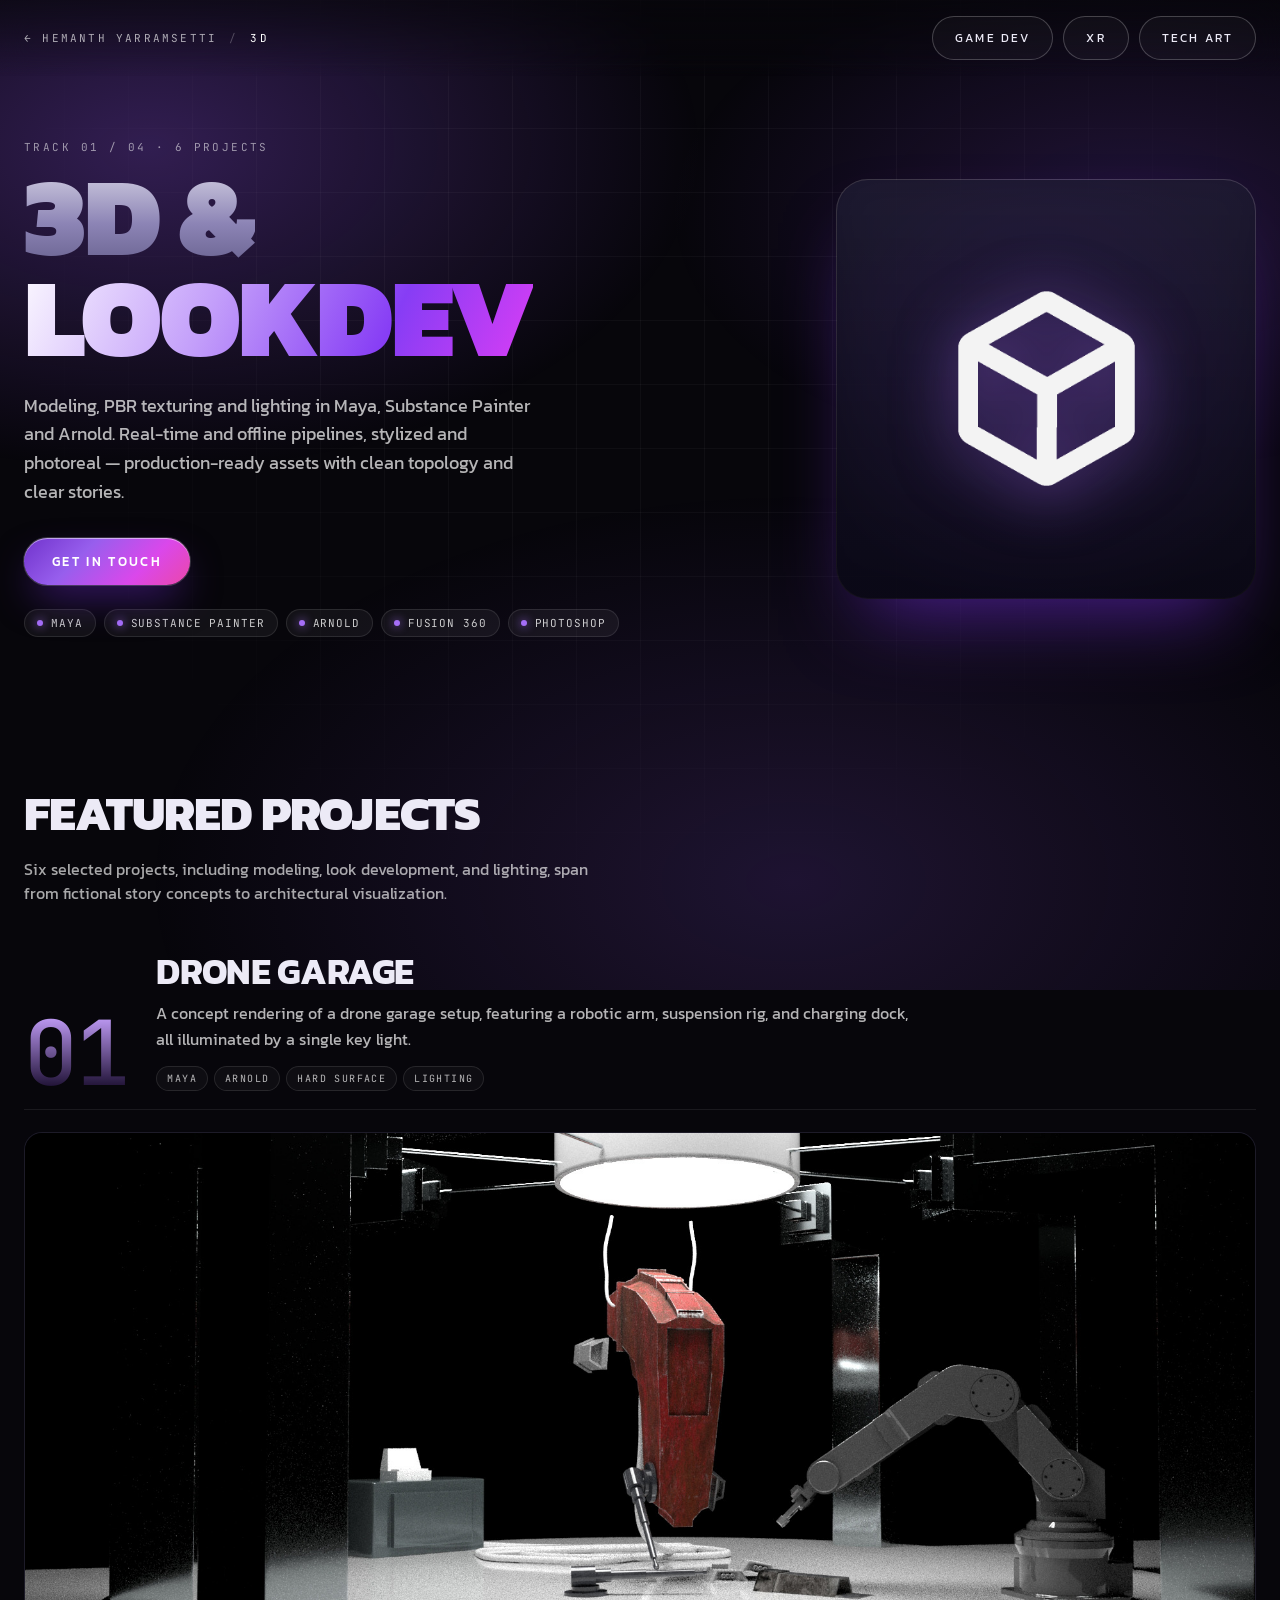
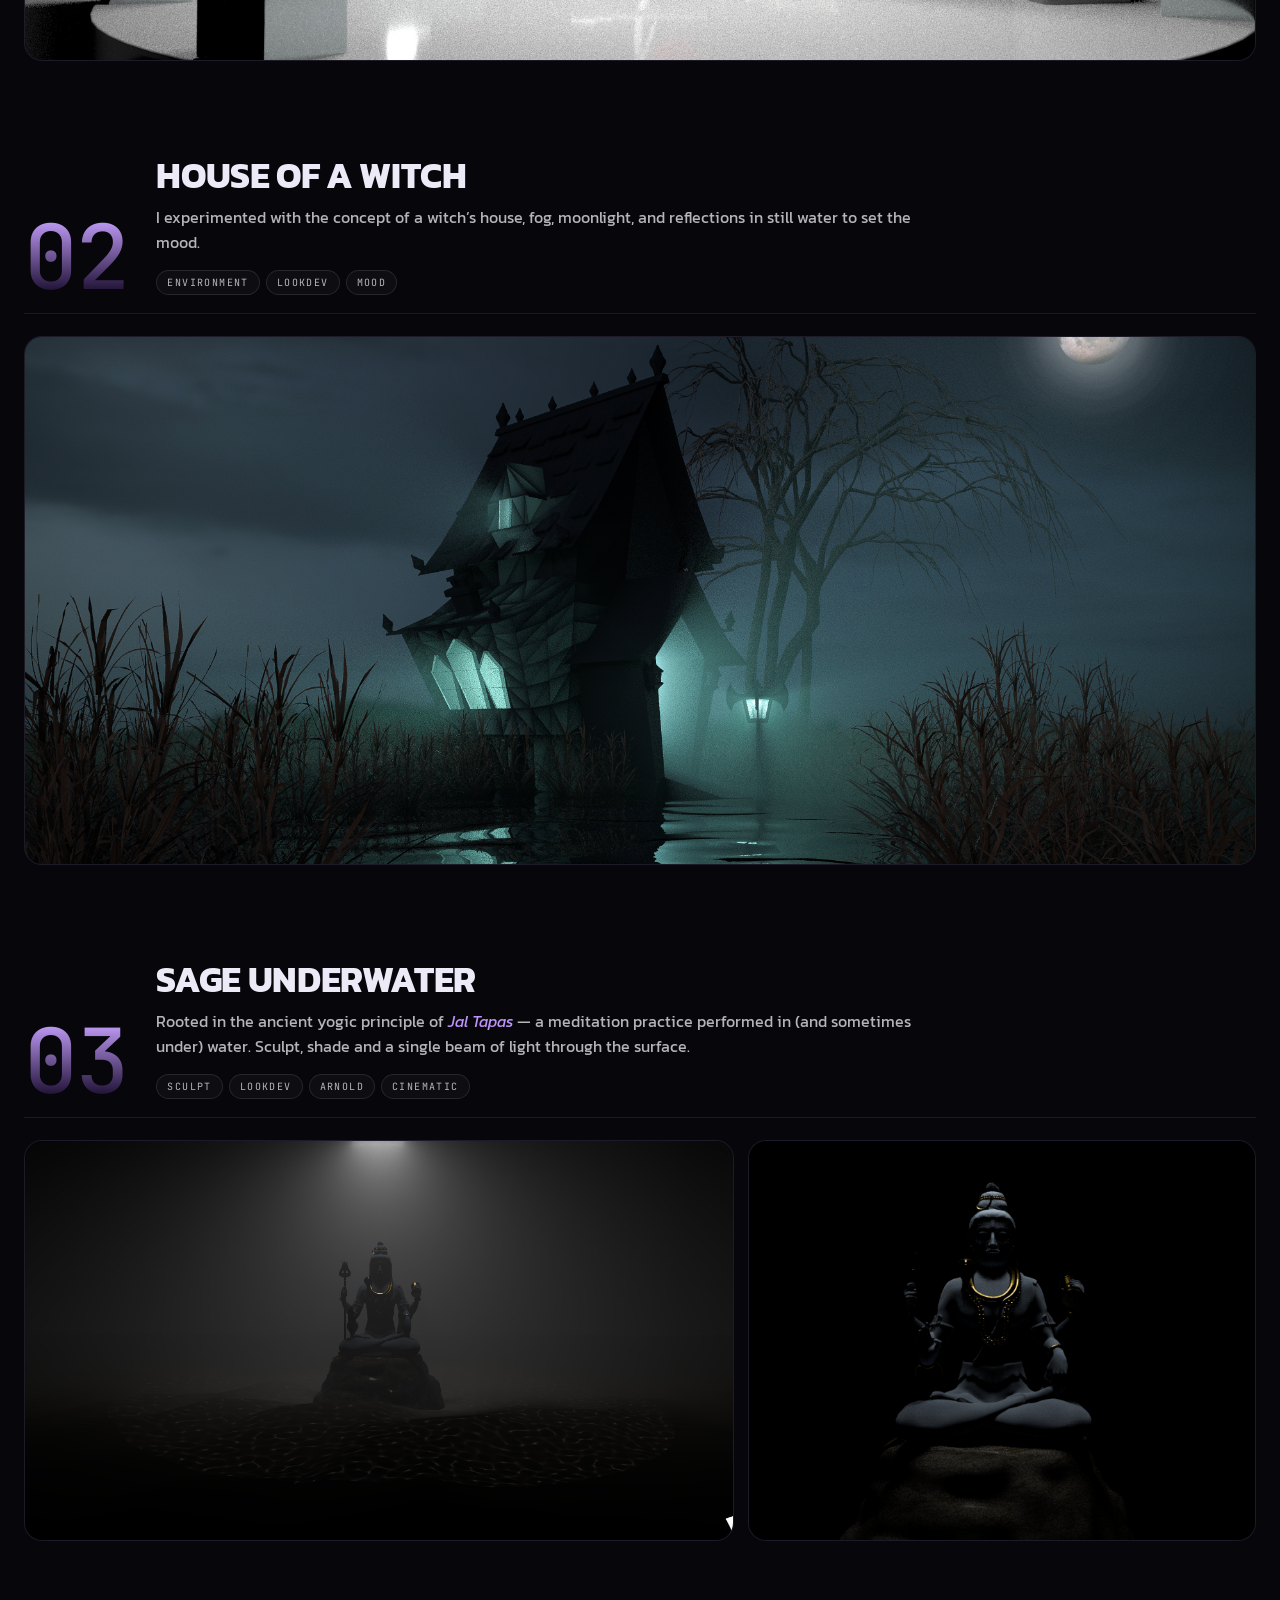
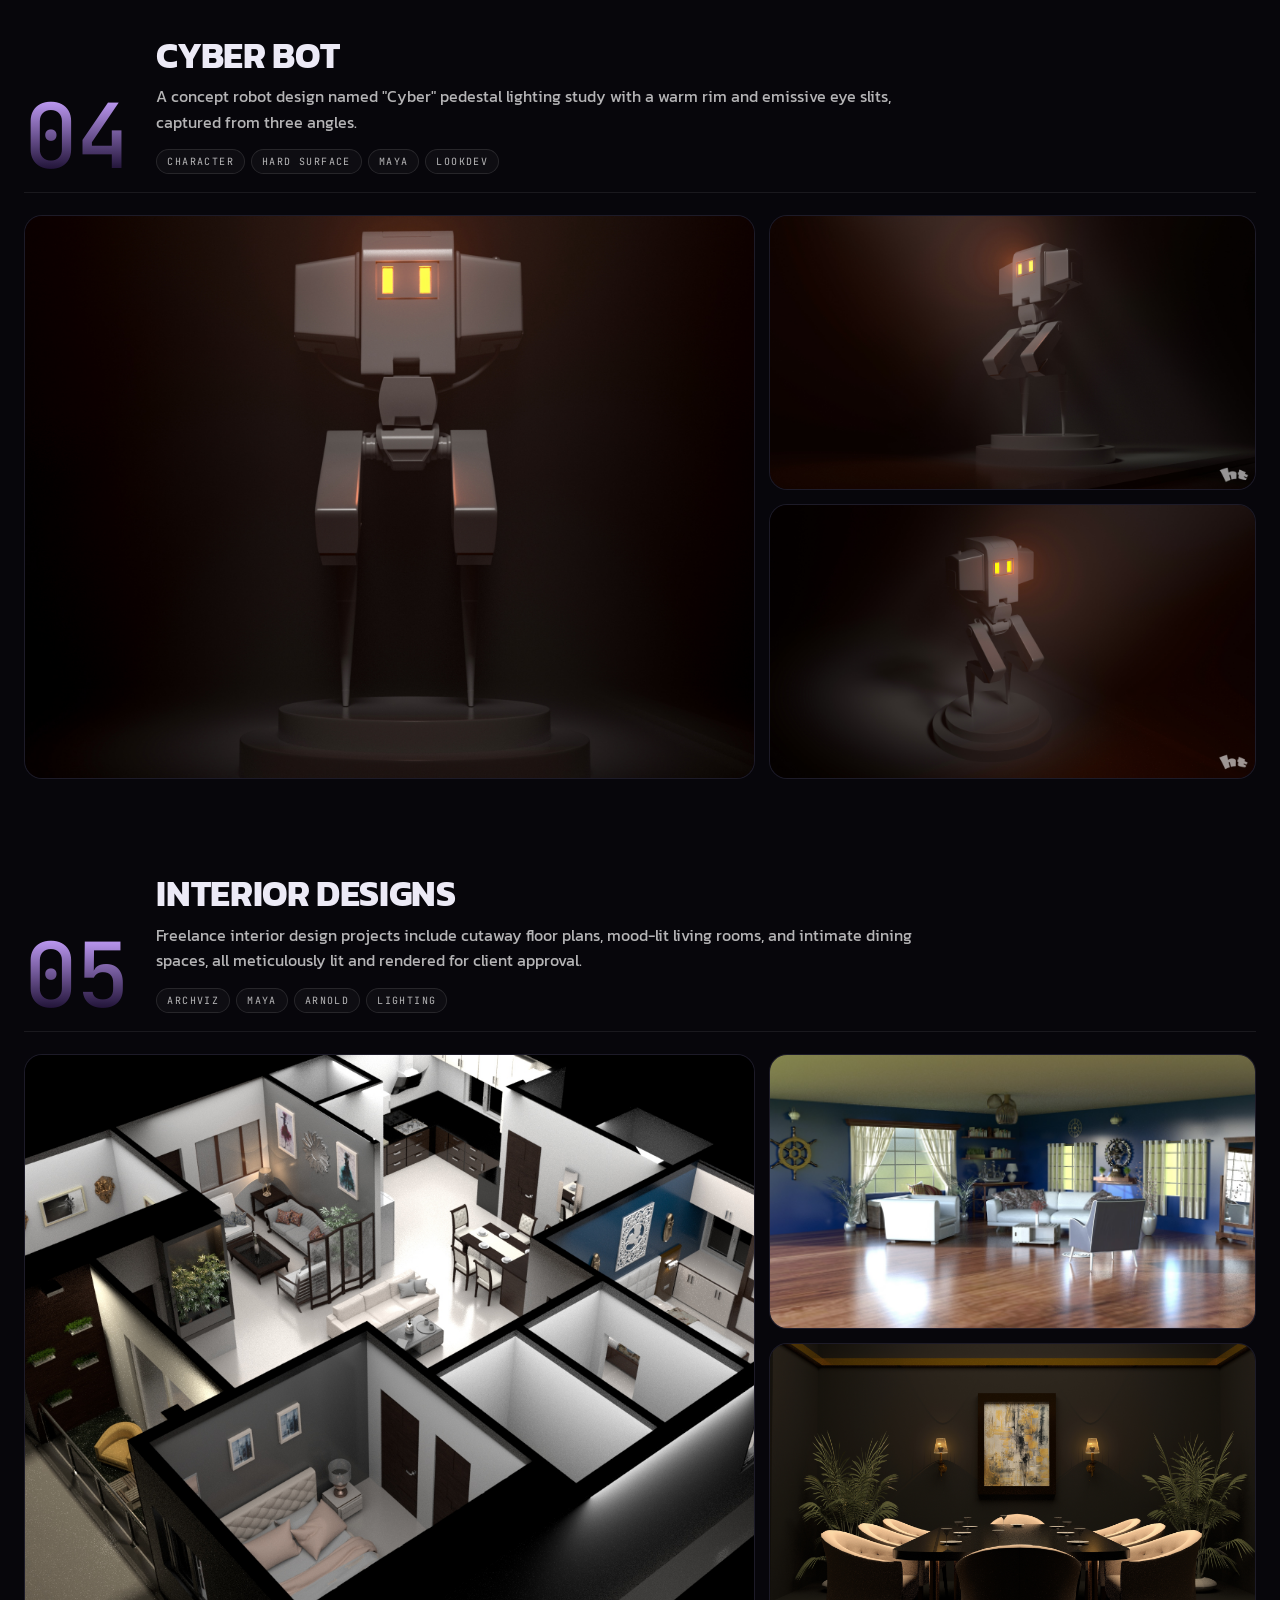
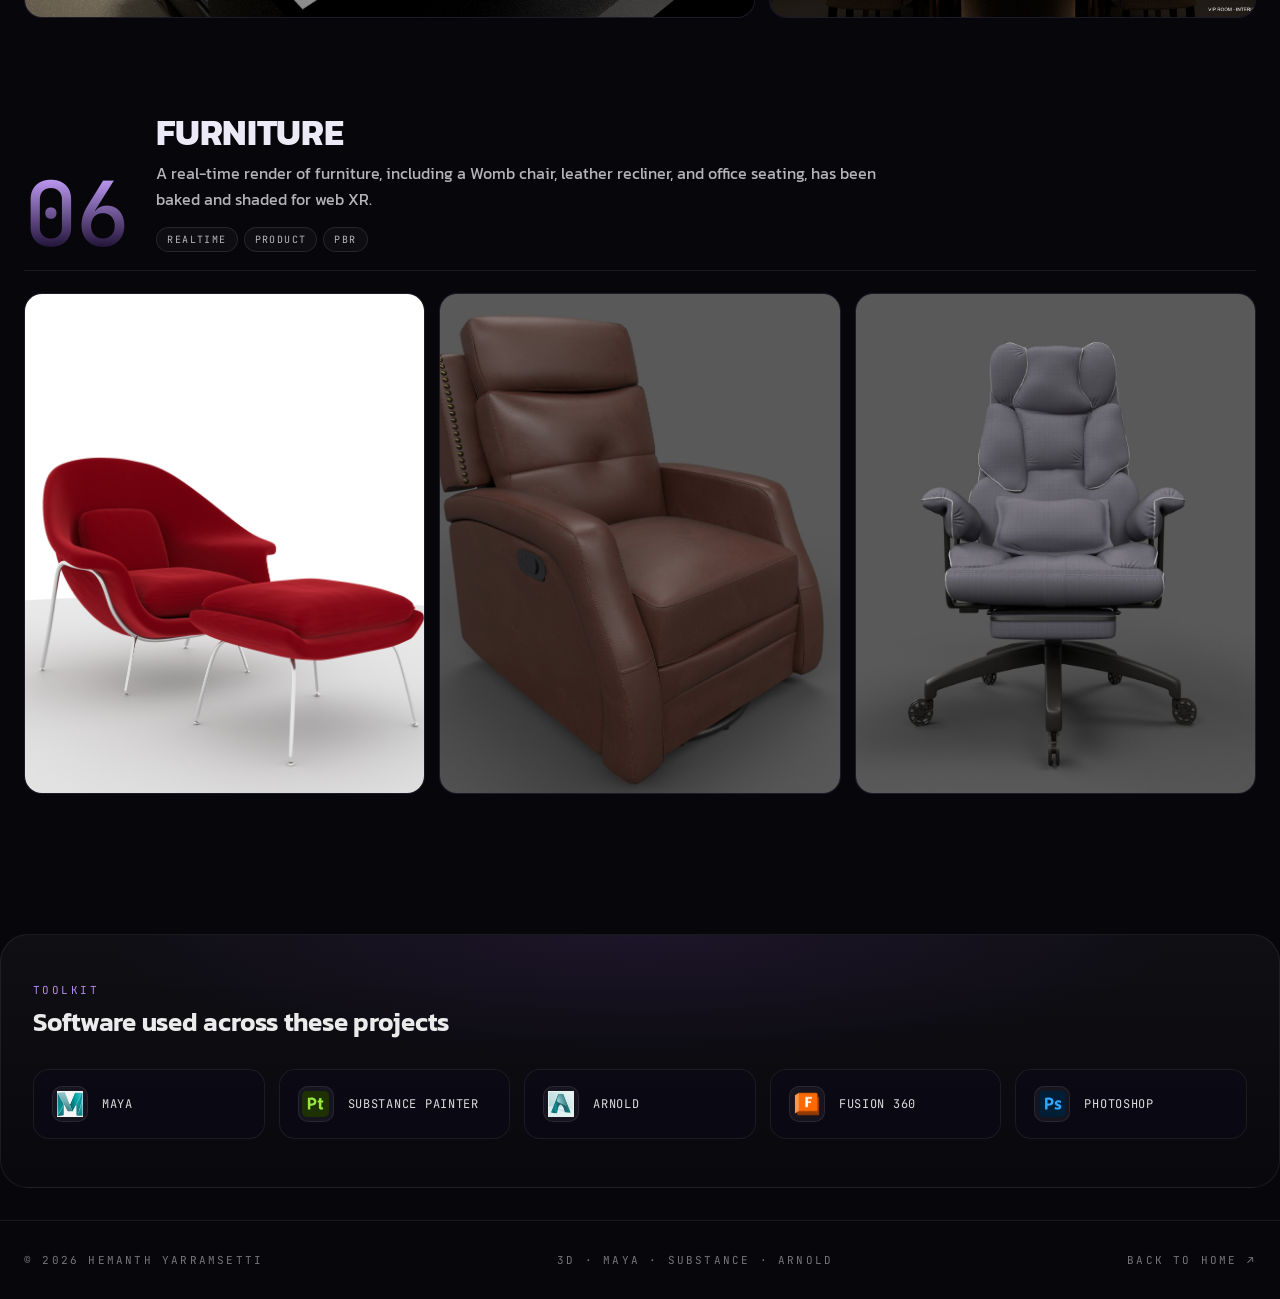
<file: pages/3d.html>
<!DOCTYPE html><html lang="en"><head>


<meta charset="utf-8">
<title>3D Work — Hemanth Yarramsetti</title>
<meta name="viewport" content="width=device-width, initial-scale=1">
<link rel="preconnect" href="https://fonts.googleapis.com">
<link rel="preconnect" href="https://fonts.gstatic.com" crossorigin="">
<link href="https://fonts.googleapis.com/css2?family=Kanit:wght@300;400;500;600;700;800;900&amp;family=JetBrains+Mono:wght@400;500&amp;display=swap" rel="stylesheet">
<link rel="stylesheet" href="_subpage.css">
<style>:root{ --cat-hue: 264; }</style>
<style></style></head>
<body data-new-gr-c-s-check-loaded="14.1292.0" data-gr-ext-installed="" style="" data-new-gr-c-s-loaded="14.1292.0">
<div class="nebula"></div>
<div class="grid-veil"></div>

<nav class="subnav">
  <div class="crumbs mono" style="font-size:11px; letter-spacing:0.2em; text-transform:uppercase;">
    <a href="../index.html">← Hemanth Yarramsetti</a>
    <span class="sep">/</span>
    <span style="color:white;">3D</span>
  </div>
  <div style="display:flex; gap:10px;">
    <a class="btn-ghost" href="gamedev.html">Game Dev</a>
    <a class="btn-ghost" href="xr.html">XR</a>
    <a class="btn-ghost" href="techart.html">Tech Art</a>
  </div>
</nav>

<div class="page-wrap">

<section class="hero-section">
  <div>
    <div class="h-eyebrow">Track 01 / 04 · 6 projects</div>
    <h1 class="h-title"><span class="hero-heading">3D &amp;</span><br><span class="accent-heading">Lookdev</span></h1>
    <p class="h-subtitle">Modeling, PBR texturing and lighting in Maya, Substance Painter and Arnold. Real-time and offline pipelines, stylized and photoreal — production-ready assets with clean topology and clear stories.</p>
    <div class="h-actions">
      <a class="btn-primary" href="../index.html#contact">Get in touch</a>
    </div>
    <div style="display:flex; flex-wrap:wrap; gap:8px; margin-top:24px;">
      <span class="pill"><span class="dot"></span>Maya</span>
      <span class="pill"><span class="dot"></span>Substance Painter</span>
      <span class="pill"><span class="dot"></span>Arnold</span>
      <span class="pill"><span class="dot"></span>Fusion 360</span>
      <span class="pill"><span class="dot"></span>Photoshop</span>
    </div>
  </div>
  <div class="icon-card glass-shine">
    <div class="icon-inner"><img src="../assets/icons/3d.png" alt="3D"></div>
  </div>
</section>

<section class="section">
  <h2>Featured projects</h2>
  <p class="lead" spellcheck="false" style="">Six selected projects, including modeling, look development, and lighting, span from fictional story concepts to architectural visualization.</p>

  <div class="projects-list">

    <article class="project">
      <header class="project-head">
        <div class="project-num mono">01</div>
        <div class="project-info">
          <h3 class="project-name">Drone Garage</h3>
          <p class="project-desc" spellcheck="false" style="">A concept rendering of a drone garage setup, featuring a robotic arm, suspension rig, and charging dock, all illuminated by a single key light.</p>
          <div class="project-tags">
            <span class="tag">Maya</span><span class="tag">Arnold</span><span class="tag">Hard Surface</span><span class="tag">Lighting</span>
          </div>
        </div>
      </header>
      <div class="shots shots-1">
        <figure><img src="../assets/3d/drone-garage.png" alt="Drone garage concept render"></figure>
      </div>
    </article>

    <article class="project">
      <header class="project-head">
        <div class="project-num mono">02</div>
        <div class="project-info">
          <h3 class="project-name">House of a Witch</h3>
          <p class="project-desc" spellcheck="false" style="">I experimented with the concept of a witch’s house, fog, moonlight, and reflections in still water to set the mood.</p>
          <div class="project-tags">
            <span class="tag">Environment</span><span class="tag">Lookdev</span><span class="tag">Mood</span>
          </div>
        </div>
      </header>
      <div class="shots shots-1">
        <figure><img src="../assets/3d/witch-house.png" alt="Witch house in fog under a full moon"></figure>
      </div>
    </article>

    <article class="project">
      <header class="project-head">
        <div class="project-num mono">03</div>
        <div class="project-info">
          <h3 class="project-name">Sage Underwater</h3>
          <p class="project-desc">Rooted in the ancient yogic principle of <em>Jal Tapas</em> — a meditation practice performed in (and sometimes under) water. Sculpt, shade and a single beam of light through the surface.</p>
          <div class="project-tags">
            <span class="tag">Sculpt</span><span class="tag">Lookdev</span><span class="tag">Arnold</span><span class="tag">Cinematic</span>
          </div>
        </div>
      </header>
      <div class="shots shots-2">
        <figure class="hero"><img src="../assets/3d/sage-1.png" alt="Sage on a rock with water reflections"></figure>
        <figure><img src="../assets/3d/sage-2.png" alt="Sage close-up detail"></figure>
      </div>
    </article>

    <article class="project">
      <header class="project-head">
        <div class="project-num mono">04</div>
        <div class="project-info">
          <h3 class="project-name">Cyber Bot</h3>
          <p class="project-desc" spellcheck="false" style="">A concept robot design named "Cyber" pedestal lighting study with a warm rim and emissive eye slits, captured from three angles.</p>
          <div class="project-tags">
            <span class="tag">Character</span><span class="tag">Hard Surface</span><span class="tag">Maya</span><span class="tag">Lookdev</span>
          </div>
        </div>
      </header>
      <div class="shots shots-3">
        <figure class="hero"><img src="../assets/3d/cyberbot-2.png" alt="Cyber Bot front view"></figure>
        <figure><img src="../assets/3d/cyberbot-1.png" alt="Cyber Bot three-quarter view"></figure>
        <figure><img src="../assets/3d/cyberbot-3.png" alt="Cyber Bot side view"></figure>
      </div>
    </article>

    <article class="project">
      <header class="project-head">
        <div class="project-num mono">05</div>
        <div class="project-info">
          <h3 class="project-name">Interior Designs</h3>
          <p class="project-desc" spellcheck="false" style="">Freelance interior design projects include cutaway floor plans, mood-lit living rooms, and intimate dining spaces, all meticulously lit and rendered for client approval.</p>
          <div class="project-tags">
            <span class="tag">ArchViz</span><span class="tag">Maya</span><span class="tag">Arnold</span><span class="tag">Lighting</span>
          </div>
        </div>
      </header>
      <div class="shots shots-3">
        <figure class="hero"><img src="../assets/3d/interior-2.png" alt="Cutaway floor plan render"></figure>
        <figure><img src="../assets/3d/interior-1.png" alt="Nautical living room interior"></figure>
        <figure><img src="../assets/3d/interior-3.png" alt="VIP dining room with warm lighting"></figure>
      </div>
    </article>

    <article class="project">
      <header class="project-head">
        <div class="project-num mono">06</div>
        <div class="project-info">
          <h3 class="project-name">Furniture</h3>
          <p class="project-desc" style="" spellcheck="false">A real-time render of furniture, including a Womb chair, leather recliner, and office seating, has been baked and shaded for web XR.</p>
          <div class="project-tags">
            <span class="tag">Realtime</span><span class="tag">Product</span><span class="tag">PBR</span>
          </div>
        </div>
      </header>
      <div class="shots shots-3-row">
        <figure><img src="../assets/3d/furniture-1.png" alt="Saarinen-style Womb chair in red"></figure>
        <figure><img src="../assets/3d/furniture-3.png" alt="Brown leather recliner"></figure>
        <figure><img src="../assets/3d/furniture-2.png" alt="Padded grey office chair"></figure>
      </div>
    </article>

  </div>
</section>

<section class="tools-strip">
  <div class="tools-head">
    <span class="tools-eyebrow mono">Toolkit</span>
    <h3 class="tools-title">Software used across these projects</h3>
  </div>
  <ul class="tools-row">
    <li class="tool"><div class="tool-icon"><img src="../assets/skills/maya.jpg" alt=""/></div><span>Maya</span></li>
    <li class="tool"><div class="tool-icon"><img src="../assets/skills/substance.svg" alt=""/></div><span>Substance Painter</span></li>
    <li class="tool"><div class="tool-icon"><img src="../assets/skills/arnold.png" alt=""/></div><span>Arnold</span></li>
    <li class="tool"><div class="tool-icon"><img src="../assets/skills/fusion.png" alt=""/></div><span>Fusion 360</span></li>
    <li class="tool"><div class="tool-icon"><img src="../assets/skills/photoshop.svg" alt=""/></div><span>Photoshop</span></li>
  </ul>
</section>

<footer class="page-foot">
  <div>© 2026 Hemanth Yarramsetti</div>
  <div>3D · Maya · Substance · Arnold</div>
  <a href="../index.html">Back to home ↗</a>
</footer>

</div>


</body><grammarly-desktop-integration data-grammarly-shadow-root="true"></grammarly-desktop-integration></html>
</file>
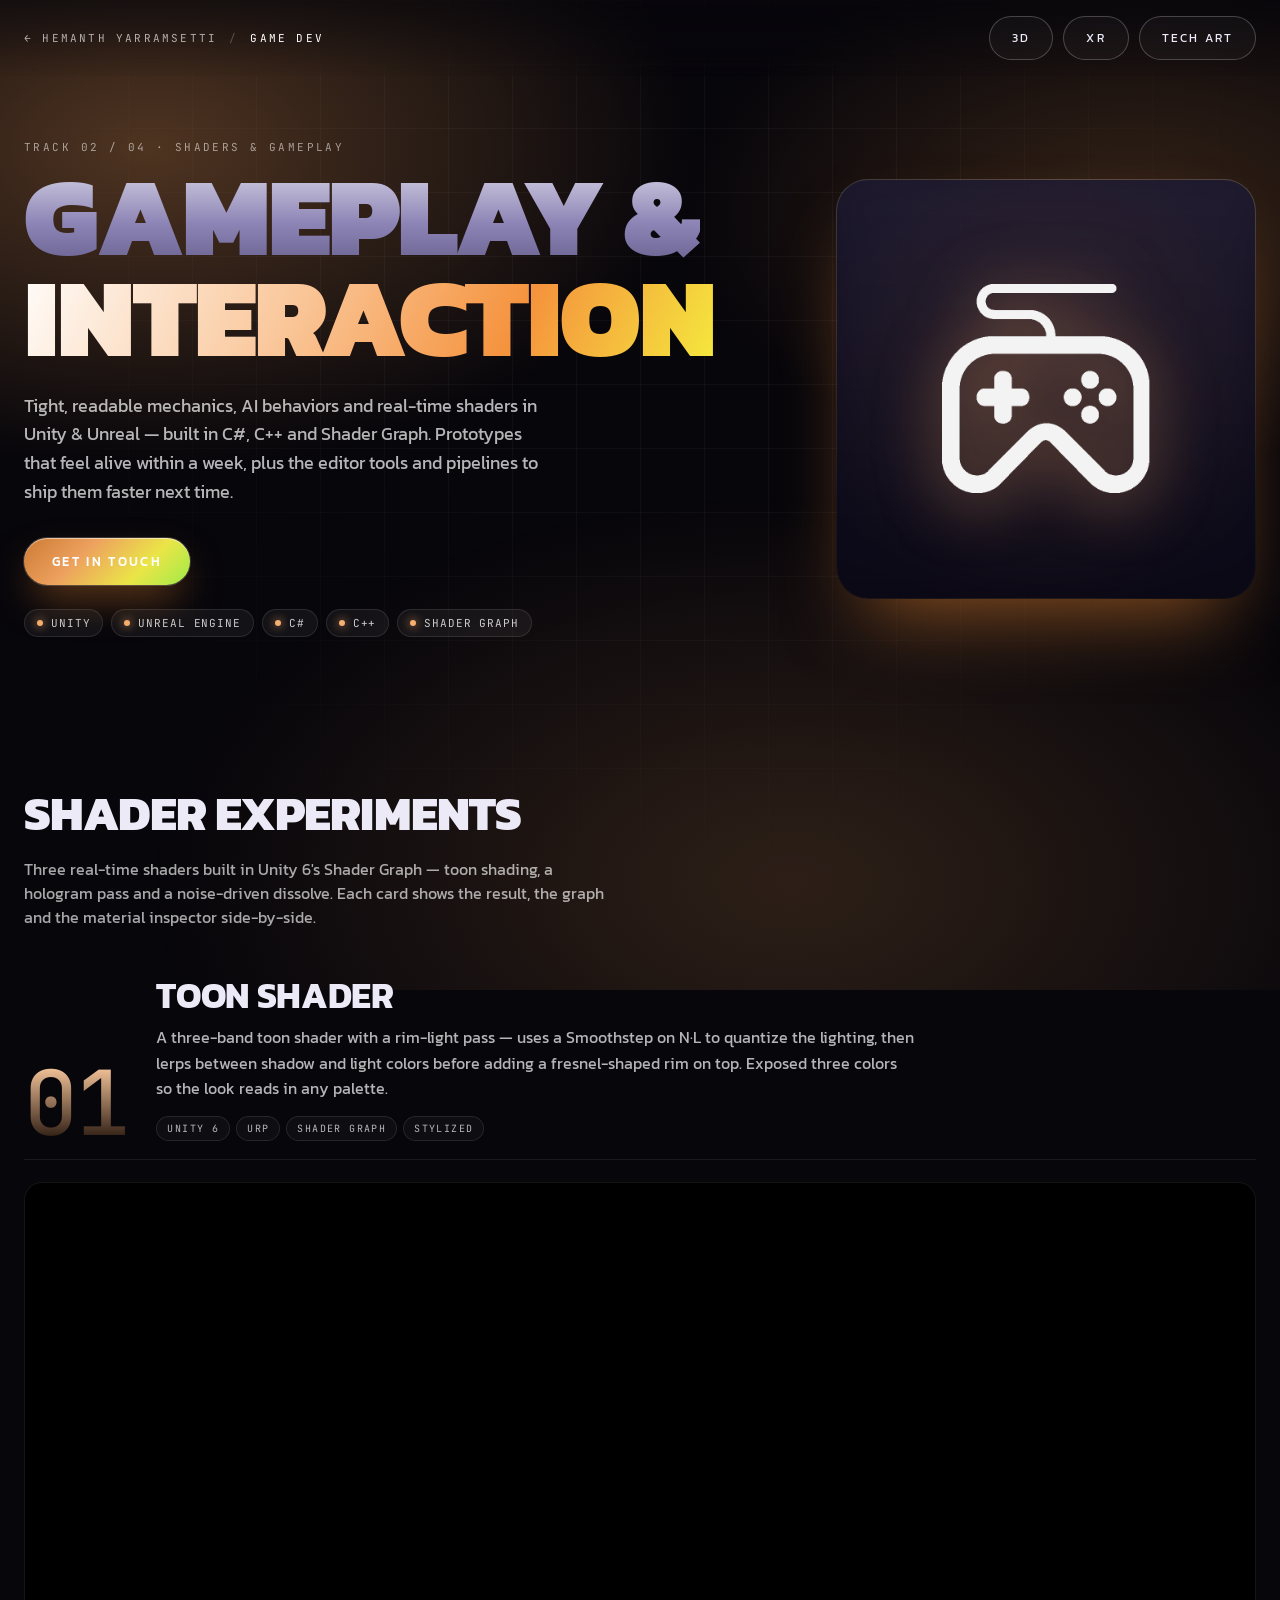
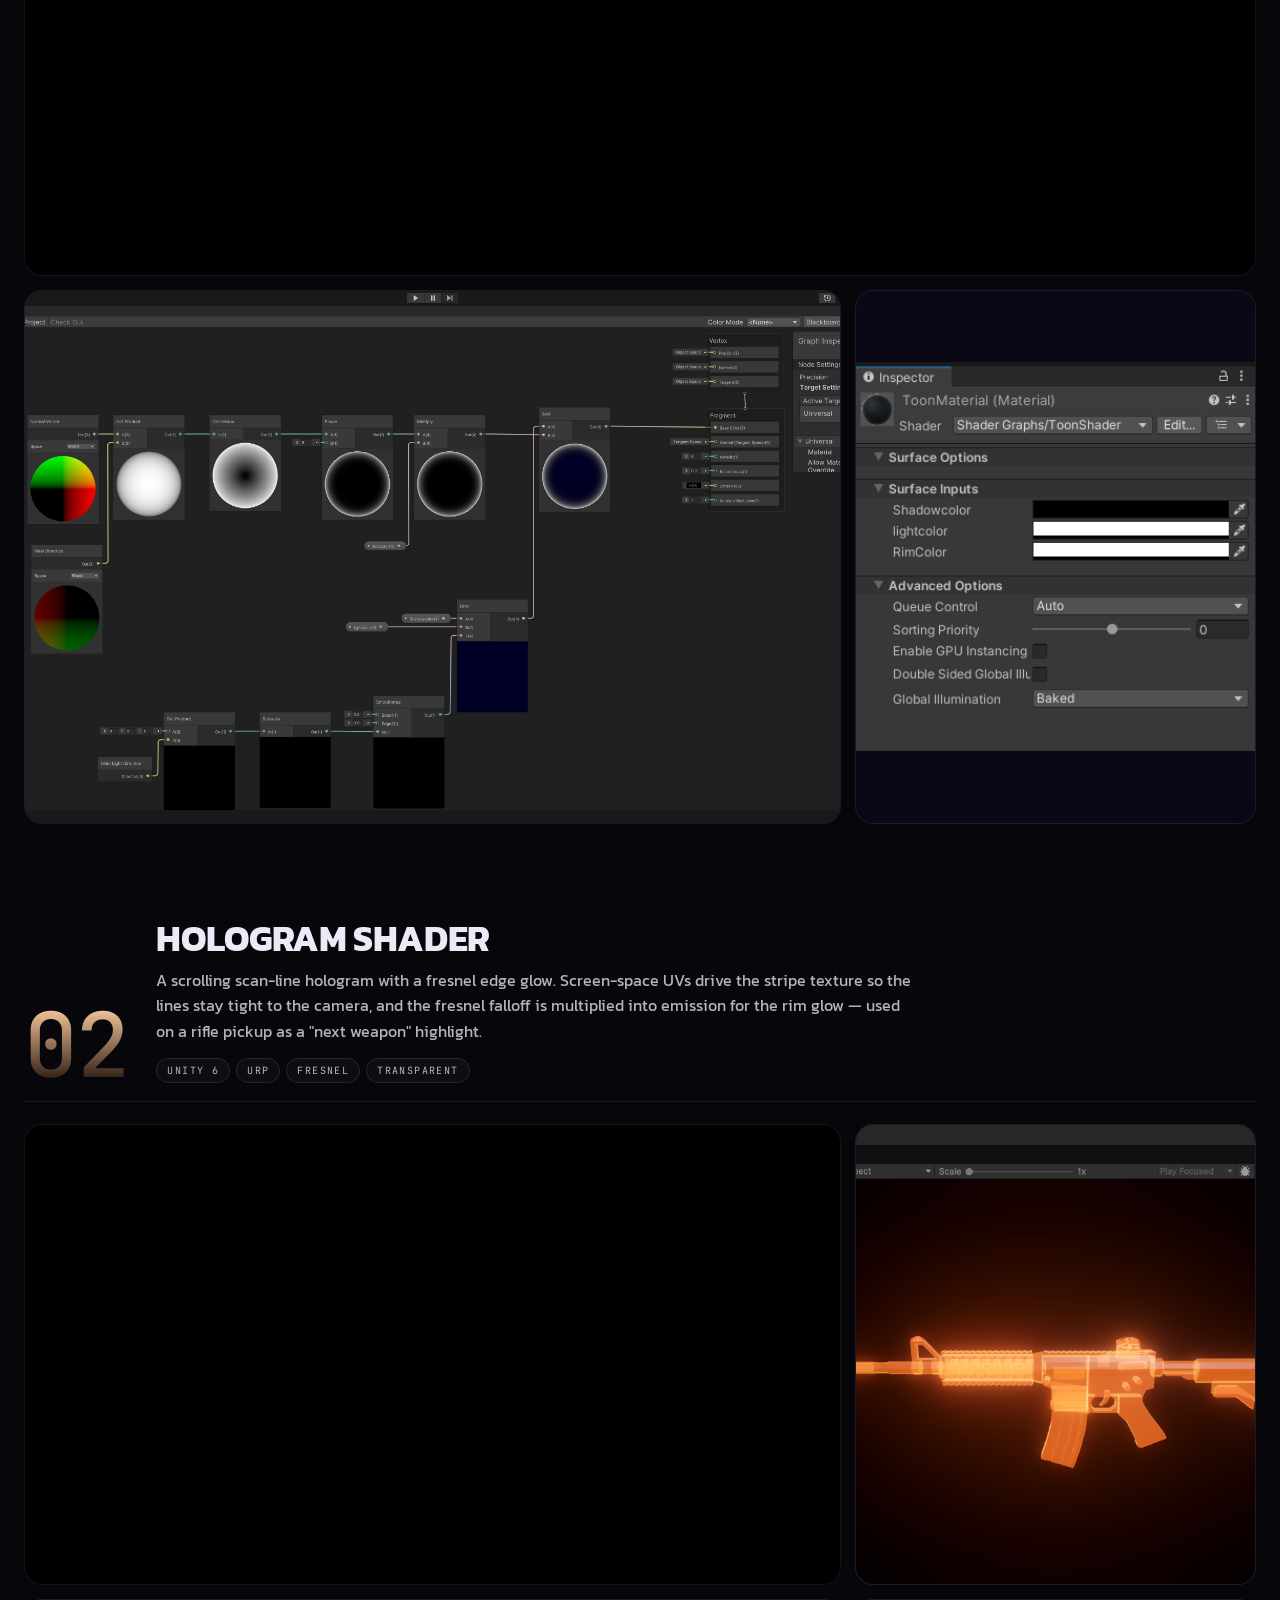
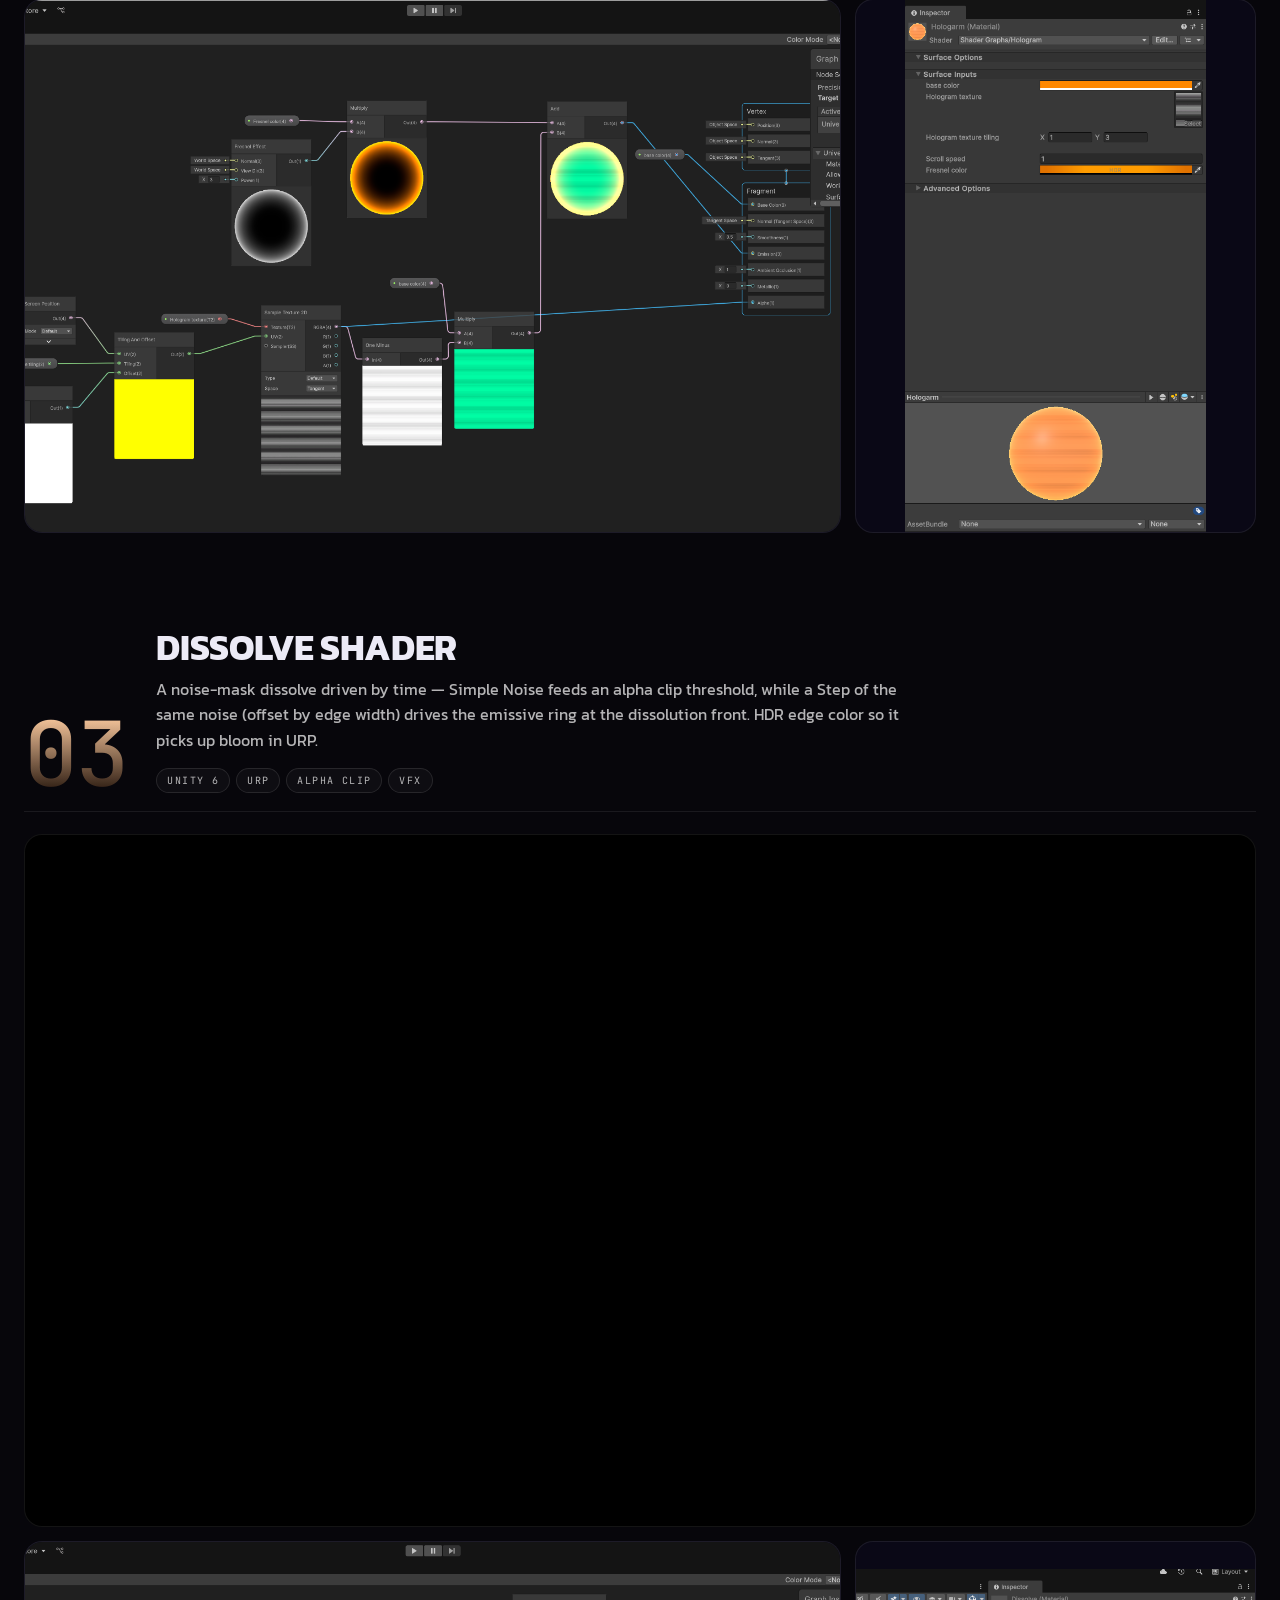
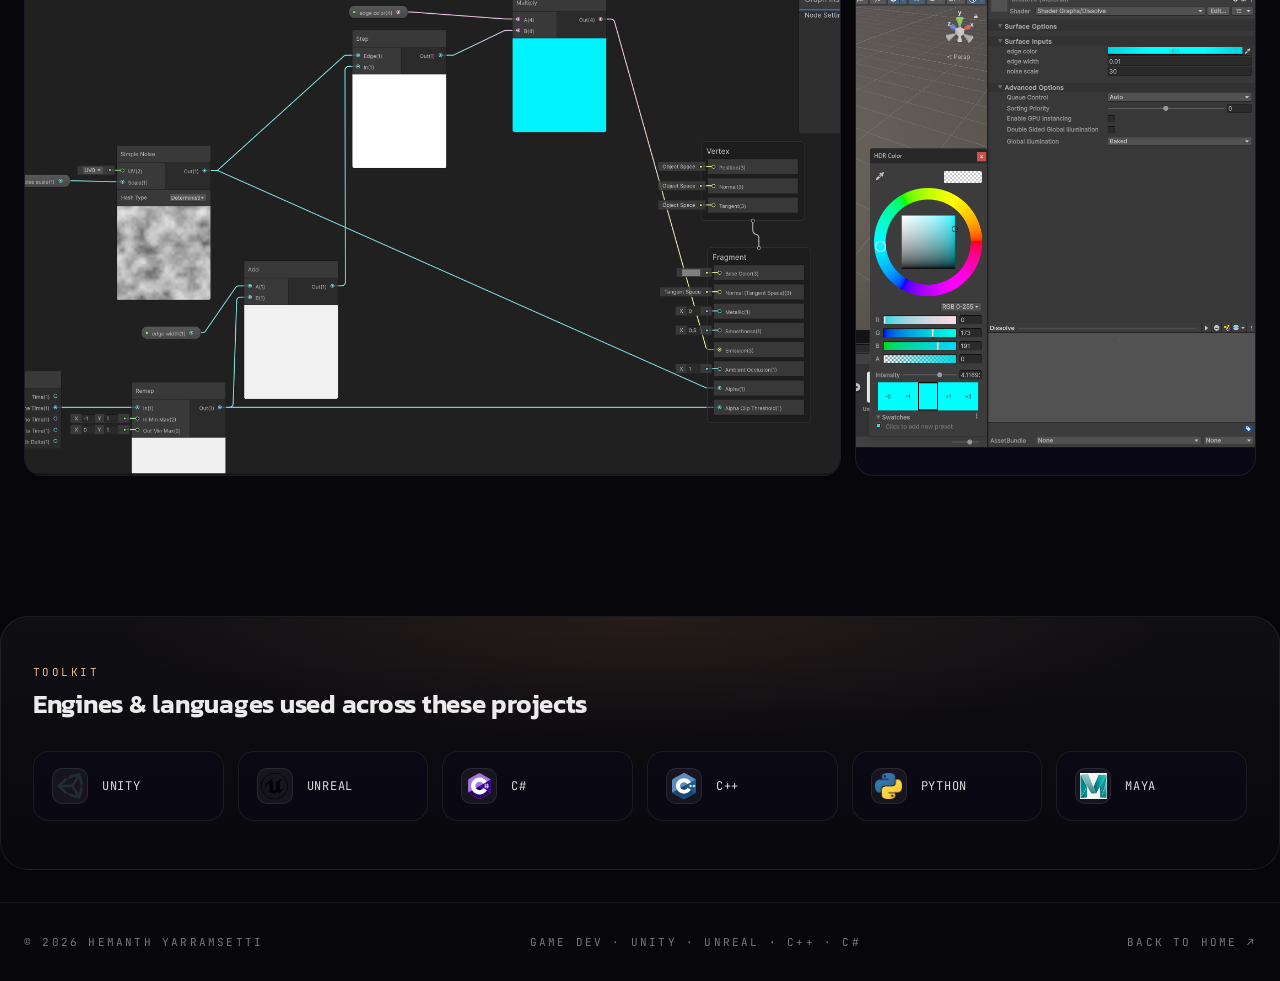
<file: pages/gamedev.html>
<!doctype html>
<html lang="en">
<head>
<meta charset="utf-8" />
<title>Game Dev — Hemanth Yarramsetti</title>
<meta name="viewport" content="width=device-width, initial-scale=1" />
<link rel="preconnect" href="https://fonts.googleapis.com" />
<link rel="preconnect" href="https://fonts.gstatic.com" crossorigin />
<link href="https://fonts.googleapis.com/css2?family=Kanit:wght@300;400;500;600;700;800;900&family=JetBrains+Mono:wght@400;500&display=swap" rel="stylesheet" />
<link rel="stylesheet" href="_subpage.css" />
<style>:root{ --cat-hue: 28; }</style>
</head>
<body>
<div class="nebula"></div>
<div class="grid-veil"></div>

<nav class="subnav">
  <div class="crumbs mono" style="font-size:11px; letter-spacing:0.2em; text-transform:uppercase;">
    <a href="../index.html">← Hemanth Yarramsetti</a>
    <span class="sep">/</span>
    <span style="color:white;">Game Dev</span>
  </div>
  <div style="display:flex; gap:10px;">
    <a class="btn-ghost" href="3d.html">3D</a>
    <a class="btn-ghost" href="xr.html">XR</a>
    <a class="btn-ghost" href="techart.html">Tech Art</a>
  </div>
</nav>

<div class="page-wrap">

<section class="hero-section">
  <div>
    <div class="h-eyebrow">Track 02 / 04 · Shaders &amp; gameplay</div>
    <h1 class="h-title"><span class="hero-heading">Gameplay &amp;</span><br/><span class="accent-heading">Interaction</span></h1>
    <p class="h-subtitle">Tight, readable mechanics, AI behaviors and real-time shaders in Unity &amp; Unreal — built in C#, C++ and Shader Graph. Prototypes that feel alive within a week, plus the editor tools and pipelines to ship them faster next time.</p>
    <div class="h-actions">
      <a class="btn-primary" href="../index.html#contact">Get in touch</a>
    </div>
    <div style="display:flex; flex-wrap:wrap; gap:8px; margin-top:24px;">
      <span class="pill"><span class="dot"></span>Unity</span>
      <span class="pill"><span class="dot"></span>Unreal Engine</span>
      <span class="pill"><span class="dot"></span>C#</span>
      <span class="pill"><span class="dot"></span>C++</span>
      <span class="pill"><span class="dot"></span>Shader Graph</span>
    </div>
  </div>
  <div class="icon-card glass-shine">
    <div class="icon-inner"><img src="../assets/icons/gamepad.png" alt="Game Dev"/></div>
  </div>
</section>

<section class="section">
  <h2>Shader experiments</h2>
  <p class="lead">Three real-time shaders built in Unity 6's Shader Graph — toon shading, a hologram pass and a noise-driven dissolve. Each card shows the result, the graph and the material inspector side-by-side.</p>

  <div class="projects-list">

    <article class="project">
      <header class="project-head">
        <div class="project-num mono">01</div>
        <div class="project-info">
          <h3 class="project-name">Toon Shader</h3>
          <p class="project-desc">A three-band toon shader with a rim-light pass — uses a Smoothstep on N·L to quantize the lighting, then lerps between shadow and light colors before adding a fresnel-shaped rim on top. Exposed three colors so the look reads in any palette.</p>
          <div class="project-tags">
            <span class="tag">Unity 6</span><span class="tag">URP</span><span class="tag">Shader Graph</span><span class="tag">Stylized</span>
          </div>
        </div>
      </header>
      <div class="shader-grid">
        <figure class="span-12 media-16x9 video"><video src="../assets/gamedev/toon.mp4" autoplay loop muted playsinline preload="metadata"></video></figure>
        <figure class="span-8 media-16x9"><img src="../assets/gamedev/toon-graph.png" alt="Toon shader graph in Unity"/></figure>
        <figure class="span-4 media-inspector contain"><img src="../assets/gamedev/toon-inspector.png" alt="Toon material inspector"/></figure>
      </div>
    </article>

    <article class="project">
      <header class="project-head">
        <div class="project-num mono">02</div>
        <div class="project-info">
          <h3 class="project-name">Hologram Shader</h3>
          <p class="project-desc">A scrolling scan-line hologram with a fresnel edge glow. Screen-space UVs drive the stripe texture so the lines stay tight to the camera, and the fresnel falloff is multiplied into emission for the rim glow — used on a rifle pickup as a "next weapon" highlight.</p>
          <div class="project-tags">
            <span class="tag">Unity 6</span><span class="tag">URP</span><span class="tag">Fresnel</span><span class="tag">Transparent</span>
          </div>
        </div>
      </header>
      <div class="shader-grid">
        <figure class="span-8 media-16x9 video"><video src="../assets/gamedev/hologram.mp4" autoplay loop muted playsinline preload="metadata"></video></figure>
        <figure class="span-4 media-16x9"><img src="../assets/gamedev/hologram-side.png" alt="Hologram rifle in the game view"/></figure>
        <figure class="span-8 media-16x9"><img src="../assets/gamedev/hologram-graph.png" alt="Hologram shader graph"/></figure>
        <figure class="span-4 media-inspector contain"><img src="../assets/gamedev/hologram-inspector.png" alt="Hologram material inspector"/></figure>
      </div>
    </article>

    <article class="project">
      <header class="project-head">
        <div class="project-num mono">03</div>
        <div class="project-info">
          <h3 class="project-name">Dissolve Shader</h3>
          <p class="project-desc">A noise-mask dissolve driven by time — Simple Noise feeds an alpha clip threshold, while a Step of the same noise (offset by edge width) drives the emissive ring at the dissolution front. HDR edge color so it picks up bloom in URP.</p>
          <div class="project-tags">
            <span class="tag">Unity 6</span><span class="tag">URP</span><span class="tag">Alpha Clip</span><span class="tag">VFX</span>
          </div>
        </div>
      </header>
      <div class="shader-grid">
        <figure class="span-12 media-16x9 video"><video src="../assets/gamedev/dissolve.mp4" autoplay loop muted playsinline preload="metadata"></video></figure>
        <figure class="span-8 media-16x9"><img src="../assets/gamedev/dissolve-graph.png" alt="Dissolve shader graph"/></figure>
        <figure class="span-4 media-inspector contain"><img src="../assets/gamedev/dissolve-inspector.png" alt="Dissolve material inspector"/></figure>
      </div>
    </article>

  </div>
</section>

<section class="tools-strip">
  <div class="tools-head">
    <span class="tools-eyebrow mono">Toolkit</span>
    <h3 class="tools-title">Engines &amp; languages used across these projects</h3>
  </div>
  <ul class="tools-row tools-row-6">
    <li class="tool"><div class="tool-icon"><img src="../assets/skills/unity.svg" alt=""/></div><span>Unity</span></li>
    <li class="tool"><div class="tool-icon"><img src="../assets/skills/unreal.svg" alt=""/></div><span>Unreal</span></li>
    <li class="tool"><div class="tool-icon"><img src="../assets/skills/csharp.svg" alt=""/></div><span>C#</span></li>
    <li class="tool"><div class="tool-icon"><img src="../assets/skills/cplus.svg" alt=""/></div><span>C++</span></li>
    <li class="tool"><div class="tool-icon"><img src="../assets/skills/python.png" alt=""/></div><span>Python</span></li>
    <li class="tool"><div class="tool-icon"><img src="../assets/skills/maya.jpg" alt=""/></div><span>Maya</span></li>
  </ul>
</section>

<footer class="page-foot">
  <div>© 2026 Hemanth Yarramsetti</div>
  <div>Game Dev · Unity · Unreal · C++ · C#</div>
  <a href="../index.html">Back to home ↗</a>
</footer>

</div>
</body>
</html>
</file>
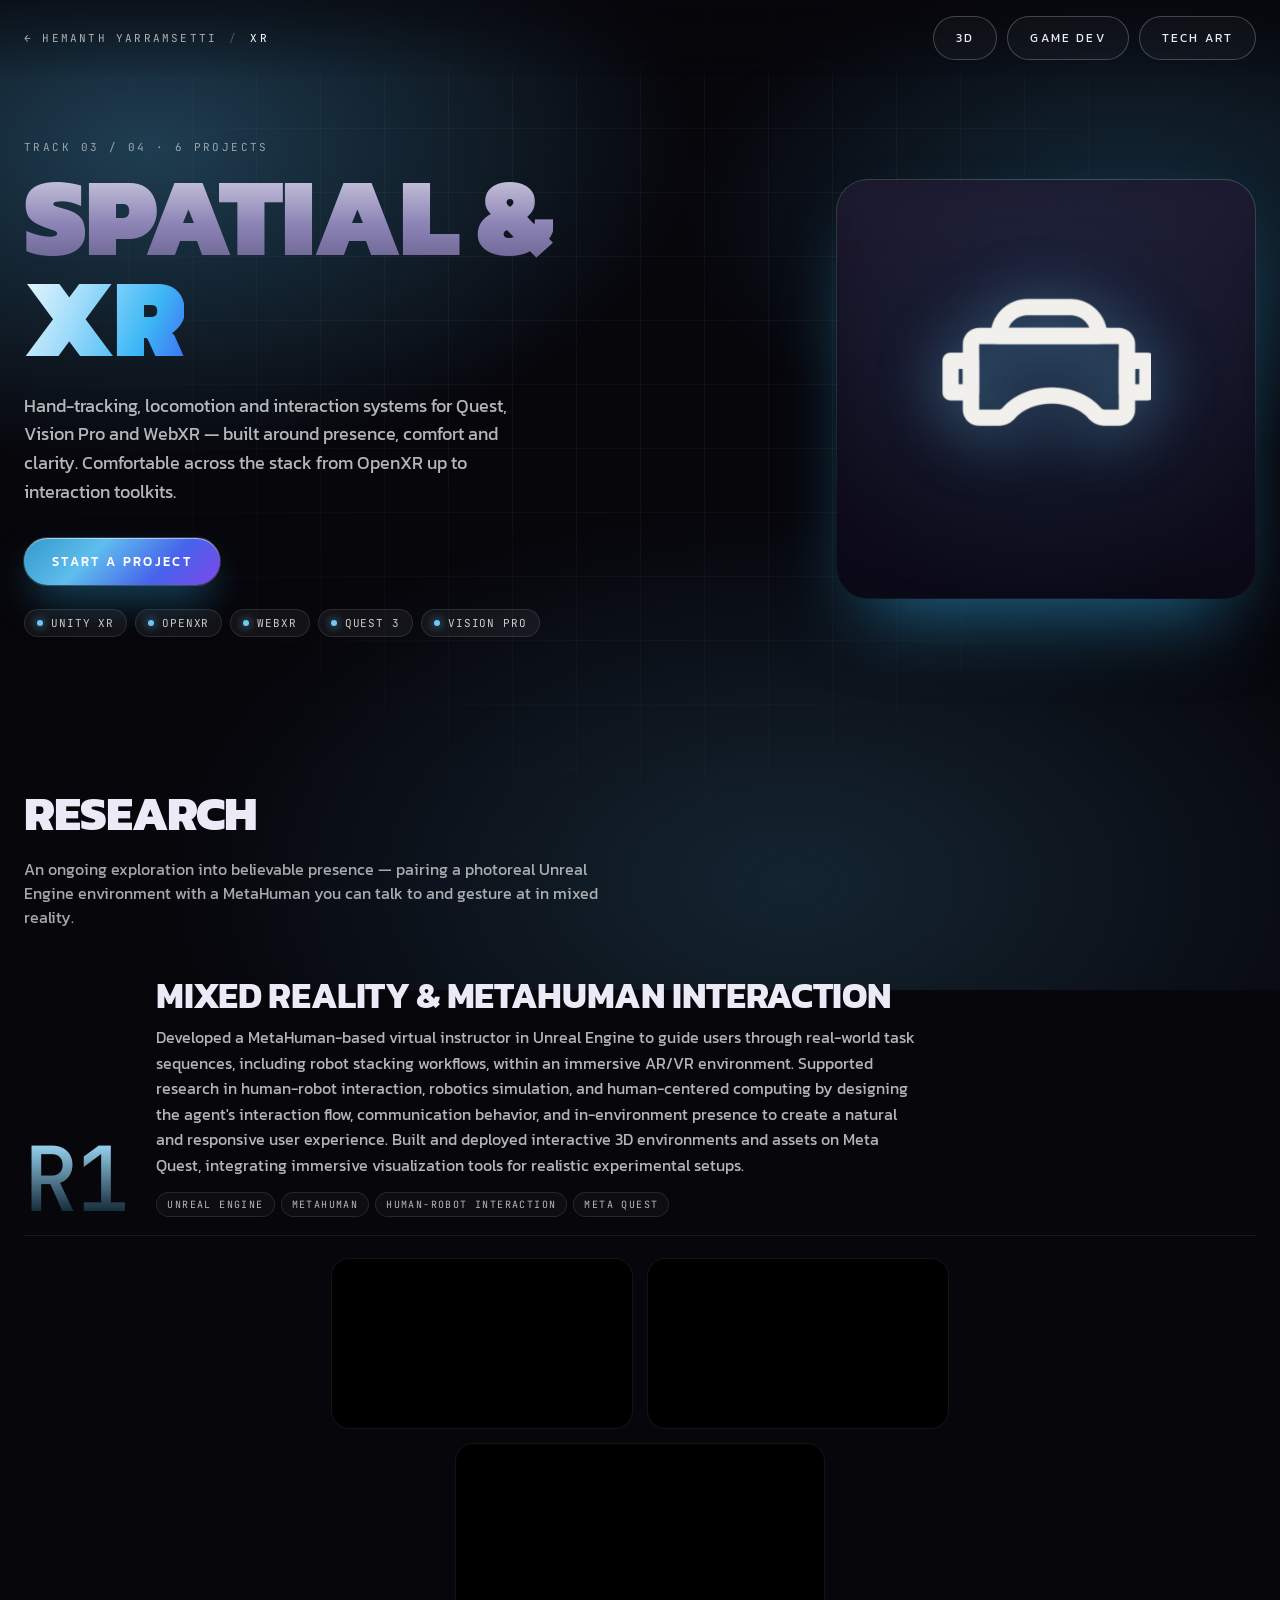
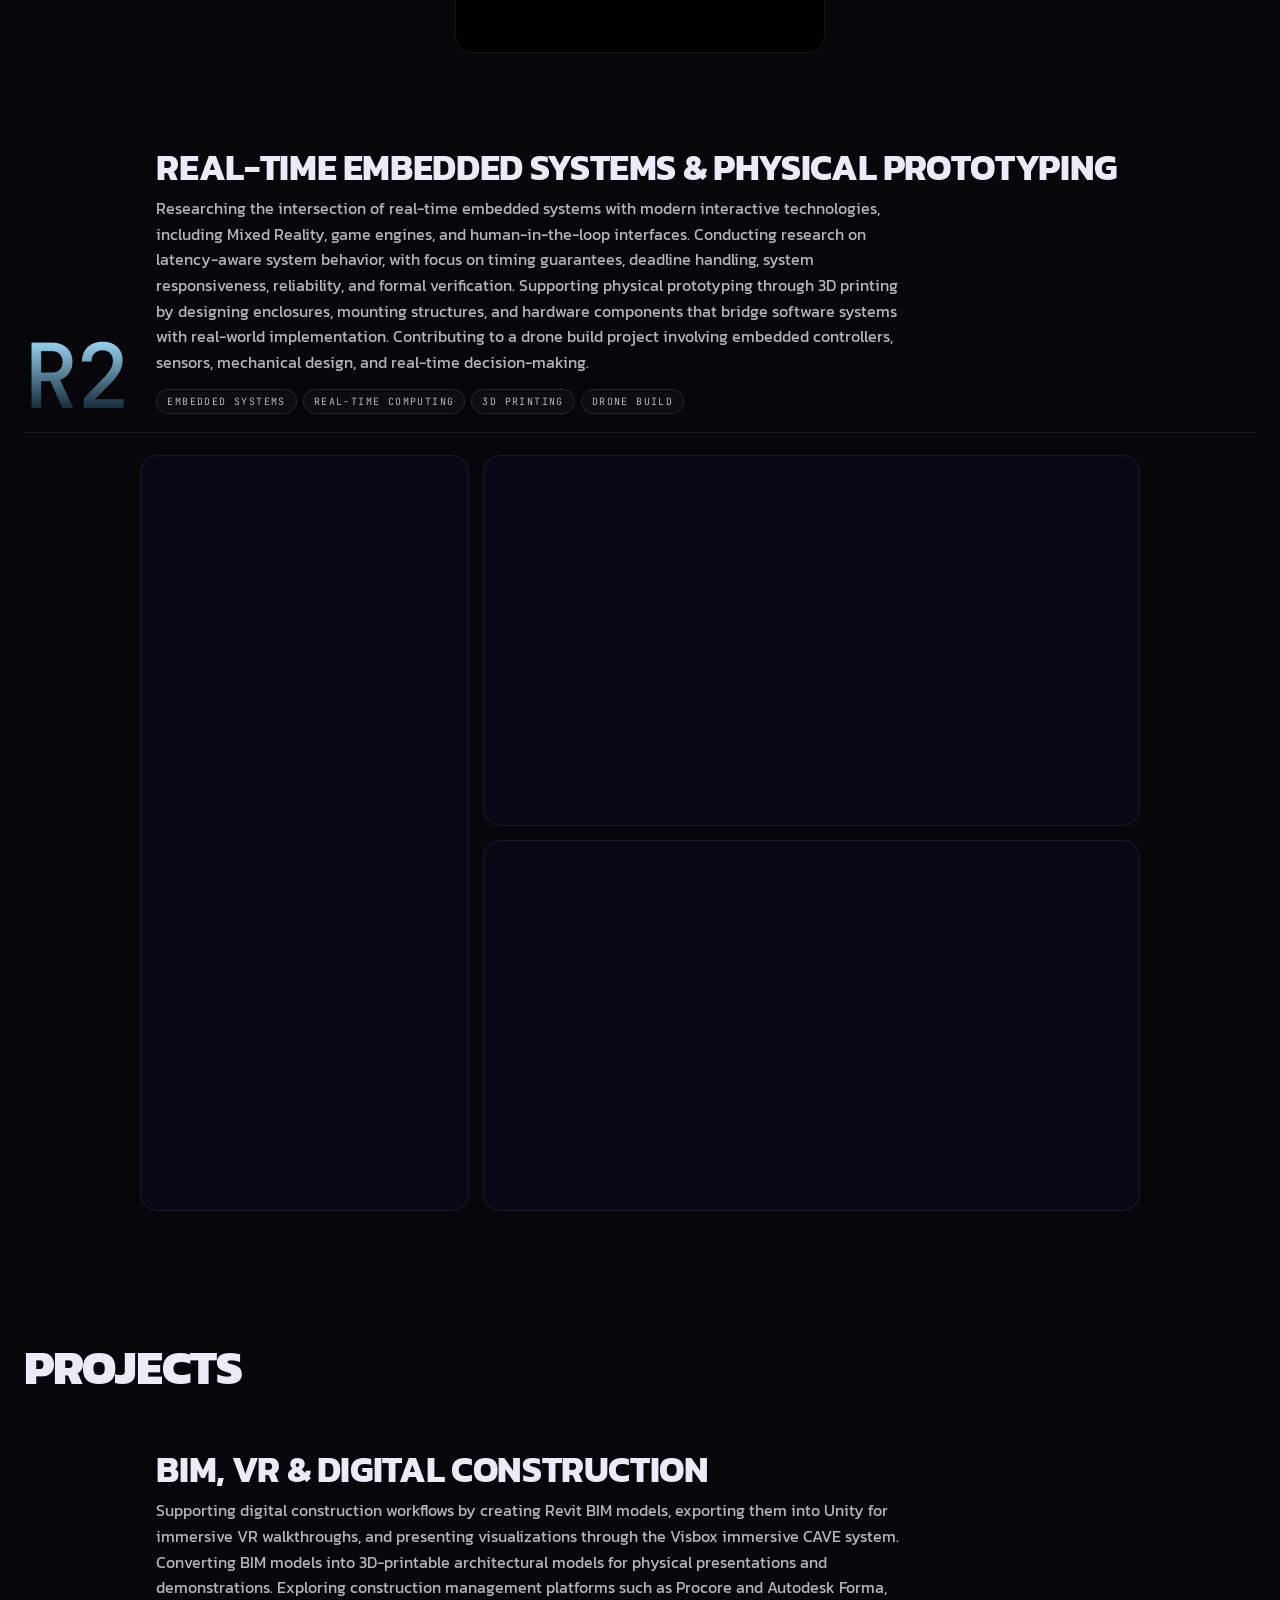
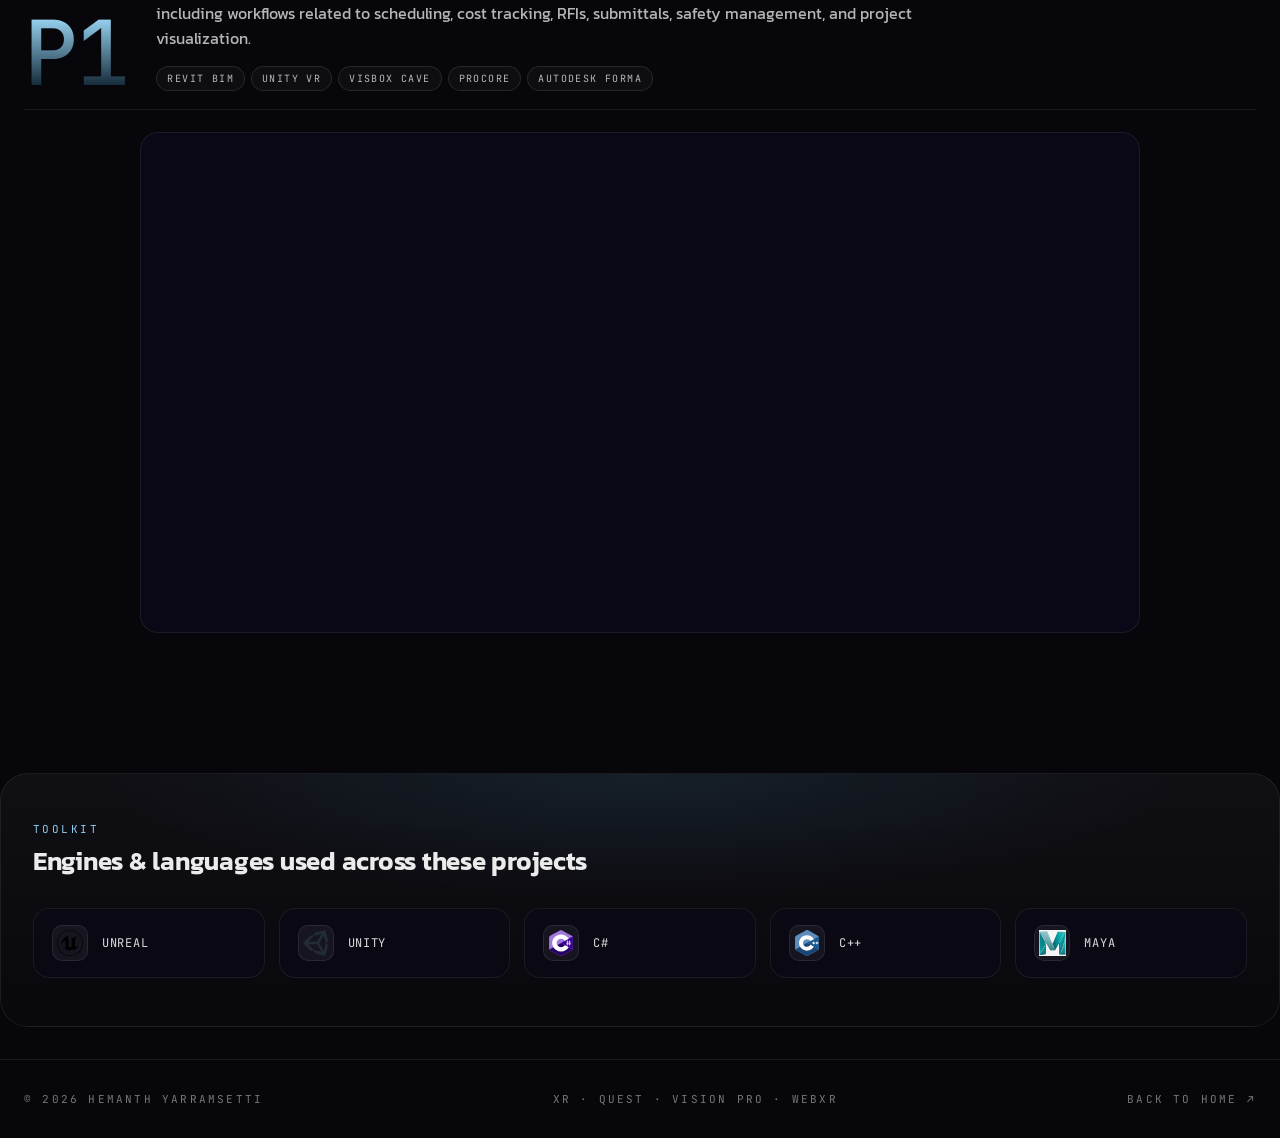
<file: pages/xr.html>
<!doctype html>
<html lang="en">
<head>
<meta charset="utf-8" />
<title>XR Work — Hemanth Yarramsetti</title>
<meta name="viewport" content="width=device-width, initial-scale=1" />
<link rel="preconnect" href="https://fonts.googleapis.com" />
<link rel="preconnect" href="https://fonts.gstatic.com" crossorigin />
<link href="https://fonts.googleapis.com/css2?family=Kanit:wght@300;400;500;600;700;800;900&family=JetBrains+Mono:wght@400;500&display=swap" rel="stylesheet" />
<link rel="stylesheet" href="_subpage.css" />
<style>:root{ --cat-hue: 200; }</style>
</head>
<body>
<div class="nebula"></div>
<div class="grid-veil"></div>

<nav class="subnav">
  <div class="crumbs mono" style="font-size:11px; letter-spacing:0.2em; text-transform:uppercase;">
    <a href="../index.html">← Hemanth Yarramsetti</a>
    <span class="sep">/</span>
    <span style="color:white;">XR</span>
  </div>
  <div style="display:flex; gap:10px;">
    <a class="btn-ghost" href="3d.html">3D</a>
    <a class="btn-ghost" href="gamedev.html">Game Dev</a>
    <a class="btn-ghost" href="techart.html">Tech Art</a>
  </div>
</nav>

<div class="page-wrap">

<section class="hero-section">
  <div>
    <div class="h-eyebrow">Track 03 / 04 · 6 projects</div>
    <h1 class="h-title"><span class="hero-heading">Spatial &amp;</span><br/><span class="accent-heading">XR</span></h1>
    <p class="h-subtitle">Hand-tracking, locomotion and interaction systems for Quest, Vision Pro and WebXR — built around presence, comfort and clarity. Comfortable across the stack from OpenXR up to interaction toolkits.</p>
    <div class="h-actions">
      <a class="btn-primary" href="../index.html#contact">Start a project</a>
    </div>
    <div style="display:flex; flex-wrap:wrap; gap:8px; margin-top:24px;">
      <span class="pill"><span class="dot"></span>Unity XR</span>
      <span class="pill"><span class="dot"></span>OpenXR</span>
      <span class="pill"><span class="dot"></span>WebXR</span>
      <span class="pill"><span class="dot"></span>Quest 3</span>
      <span class="pill"><span class="dot"></span>Vision Pro</span>
    </div>
  </div>
  <div class="icon-card glass-shine">
    <div class="icon-inner"><img src="../assets/icons/vr.png" alt="XR"/></div>
  </div>
</section>

<section class="section">
  <h2>Research</h2>
  <p class="lead">An ongoing exploration into believable presence — pairing a photoreal Unreal Engine environment with a MetaHuman you can talk to and gesture at in mixed reality.</p>

  <div class="projects-list">
    <article class="project">
      <header class="project-head">
        <div class="project-num mono">R1</div>
        <div class="project-info">
          <h3 class="project-name">Mixed Reality &amp; MetaHuman Interaction</h3>
          <p class="project-desc">Developed a MetaHuman-based virtual instructor in Unreal Engine to guide users through real-world task sequences, including robot stacking workflows, within an immersive AR/VR environment. Supported research in human-robot interaction, robotics simulation, and human-centered computing by designing the agent's interaction flow, communication behavior, and in-environment presence to create a natural and responsive user experience. Built and deployed interactive 3D environments and assets on Meta Quest, integrating immersive visualization tools for realistic experimental setups.</p>
          <div class="project-tags">
            <span class="tag">Unreal Engine</span><span class="tag">MetaHuman</span><span class="tag">Human-Robot Interaction</span><span class="tag">Meta Quest</span>
          </div>
        </div>
      </header>
      <div class="video-triangle">
        <figure><video src="../assets/xr/unreal-environment.mp4" autoplay loop muted playsinline preload="metadata"></video></figure>
        <figure><video src="../assets/xr/xr.mp4" autoplay loop muted playsinline preload="metadata"></video></figure>
        <figure class="apex"><video src="../assets/xr/metahuman-interaction.mp4" autoplay loop muted playsinline preload="metadata"></video></figure>
      </div>
    </article>

    <article class="project">
      <header class="project-head">
        <div class="project-num mono">R2</div>
        <div class="project-info">
          <h3 class="project-name">Real-Time Embedded Systems &amp; Physical Prototyping</h3>
          <p class="project-desc">Researching the intersection of real-time embedded systems with modern interactive technologies, including Mixed Reality, game engines, and human-in-the-loop interfaces. Conducting research on latency-aware system behavior, with focus on timing guarantees, deadline handling, system responsiveness, reliability, and formal verification. Supporting physical prototyping through 3D printing by designing enclosures, mounting structures, and hardware components that bridge software systems with real-world implementation. Contributing to a drone build project involving embedded controllers, sensors, mechanical design, and real-time decision-making.</p>
          <div class="project-tags">
            <span class="tag">Embedded Systems</span><span class="tag">Real-Time Computing</span><span class="tag">3D Printing</span><span class="tag">Drone Build</span>
          </div>
        </div>
      </header>
      <div class="video-side">
        <figure class="vertical-video"><video src="../assets/xr/drone-1.mp4" autoplay loop muted playsinline preload="metadata"></video></figure>
        <figure class="contain-video"><video src="../assets/xr/drone-2.mp4" autoplay loop muted playsinline preload="metadata"></video></figure>
        <figure class="contain-video"><video src="../assets/xr/drone-3.mp4" autoplay loop muted playsinline preload="metadata"></video></figure>
      </div>
    </article>
  </div>
</section>

<section class="section">
  <h2>Projects</h2>
  <div class="projects-list">
    <article class="project">
      <header class="project-head">
        <div class="project-num mono">P1</div>
        <div class="project-info">
          <h3 class="project-name">BIM, VR &amp; Digital Construction</h3>
          <p class="project-desc">Supporting digital construction workflows by creating Revit BIM models, exporting them into Unity for immersive VR walkthroughs, and presenting visualizations through the Visbox immersive CAVE system. Converting BIM models into 3D-printable architectural models for physical presentations and demonstrations. Exploring construction management platforms such as Procore and Autodesk Forma, including workflows related to scheduling, cost tracking, RFIs, submittals, safety management, and project visualization.</p>
          <div class="project-tags">
            <span class="tag">Revit BIM</span><span class="tag">Unity VR</span><span class="tag">Visbox CAVE</span><span class="tag">Procore</span><span class="tag">Autodesk Forma</span>
          </div>
        </div>
      </header>
      <div class="case-media contain-video" aria-label="VISBOX CAVE walkthrough">
        <video src="../assets/xr/visbox.mp4" autoplay loop muted playsinline preload="metadata"></video>
      </div>
    </article>
  </div>
</section>
<section class="tools-strip">
  <div class="tools-head">
    <span class="tools-eyebrow mono">Toolkit</span>
    <h3 class="tools-title">Engines &amp; languages used across these projects</h3>
  </div>
  <ul class="tools-row">
    <li class="tool"><div class="tool-icon"><img src="../assets/skills/unreal.svg" alt=""/></div><span>Unreal</span></li>
    <li class="tool"><div class="tool-icon"><img src="../assets/skills/unity.svg" alt=""/></div><span>Unity</span></li>
    <li class="tool"><div class="tool-icon"><img src="../assets/skills/csharp.svg" alt=""/></div><span>C#</span></li>
    <li class="tool"><div class="tool-icon"><img src="../assets/skills/cplus.svg" alt=""/></div><span>C++</span></li>
    <li class="tool"><div class="tool-icon"><img src="../assets/skills/maya.jpg" alt=""/></div><span>Maya</span></li>
  </ul>
</section>

<footer class="page-foot">
  <div>© 2026 Hemanth Yarramsetti</div>
  <div>XR · Quest · Vision Pro · WebXR</div>
  <a href="../index.html">Back to home ↗</a>
</footer>

</div>
</body>
</html>
</file>
<file: pages/_subpage.css>
/* Shared styles for category subpages */
:root {
  --bg: #07060B;
  --ink: #ECEAF6;
  --line: rgba(255,255,255,0.08);
}
*{ box-sizing: border-box; margin:0; padding:0; }
html, body { background: var(--bg); color: var(--ink); font-family: 'Kanit', sans-serif; -webkit-font-smoothing: antialiased; overflow-x: clip; }
.mono { font-family: 'JetBrains Mono', ui-monospace, monospace; }

a { color: inherit; text-decoration: none; }
img { max-width: 100%; display:block; }

.nebula{
  position: fixed; inset:-10%; pointer-events:none; z-index:0;
  background:
    radial-gradient(60% 50% at 18% 22%, hsl(var(--cat-hue) 90% 65% / 0.30) 0%, transparent 60%),
    radial-gradient(50% 40% at 82% 28%, hsl(var(--cat-hue) 80% 60% / 0.20) 0%, transparent 60%),
    radial-gradient(70% 60% at 60% 90%, hsl(var(--cat-hue) 70% 60% / 0.18) 0%, transparent 60%);
  animation: drift 28s ease-in-out infinite alternate;
}
@keyframes drift{
  0%   { transform: translate3d(-2%, -1%, 0) scale(1); }
  100% { transform: translate3d(3%, 2%, 0) scale(1.05); }
}
.grid-veil{
  position: fixed; inset: 0; pointer-events:none; z-index:0;
  background-image:
    linear-gradient(rgba(255,255,255,0.035) 1px, transparent 1px),
    linear-gradient(90deg, rgba(255,255,255,0.035) 1px, transparent 1px);
  background-size: 64px 64px;
  mask-image: radial-gradient(ellipse at 50% 30%, black 30%, transparent 75%);
  -webkit-mask-image: radial-gradient(ellipse at 50% 30%, black 30%, transparent 75%);
}

.glass{
  background: linear-gradient(180deg, rgba(255,255,255,0.08), rgba(255,255,255,0.025));
  backdrop-filter: blur(22px) saturate(140%);
  -webkit-backdrop-filter: blur(22px) saturate(140%);
  border: 1px solid rgba(255,255,255,0.14);
  box-shadow: inset 0 1px 0 rgba(255,255,255,0.18), 0 24px 60px -20px rgba(0,0,0,0.6);
  position: relative;
}
.glass-shine{
  position:absolute; inset:0; pointer-events:none; border-radius: inherit;
  background:
    radial-gradient(120% 60% at 0% 0%, rgba(255,255,255,0.18), transparent 50%),
    radial-gradient(120% 60% at 100% 100%, hsl(var(--cat-hue) 80% 60% / 0.10), transparent 50%);
  mix-blend-mode: screen;
}

.hero-heading{
  background: linear-gradient(180deg, #FFFFFF 0%, #8C84B5 55%, #4F4974 100%);
  -webkit-background-clip: text; background-clip: text;
  -webkit-text-fill-color: transparent; color: transparent;
}
.accent-heading{
  background: linear-gradient(115deg, #FFFFFF 0%,
    hsl(var(--cat-hue) 90% 80%) 38%,
    hsl(var(--cat-hue) 90% 60%) 70%,
    hsl(calc(var(--cat-hue) + 30) 90% 60%) 100%);
  -webkit-background-clip: text; background-clip: text;
  -webkit-text-fill-color: transparent; color: transparent;
}

.pill{
  display:inline-flex; align-items:center; gap:8px;
  padding: 6px 12px; border-radius: 9999px;
  background: rgba(255,255,255,0.05); border:1px solid rgba(255,255,255,0.1);
  font-family: 'JetBrains Mono', monospace; font-size: 11px; letter-spacing: 0.08em;
  text-transform: uppercase; color: rgba(255,255,255,0.78);
}
.pill .dot{ width:6px; height:6px; border-radius:9999px;
  background: hsl(var(--cat-hue) 90% 70%);
  box-shadow: 0 0 10px hsl(var(--cat-hue) 90% 70%); }

.btn-primary{
  position:relative; display:inline-block;
  background: linear-gradient(135deg,
    hsl(var(--cat-hue) 60% 50%) 0%,
    hsl(var(--cat-hue) 80% 65%) 35%,
    hsl(calc(var(--cat-hue) + 30) 80% 60%) 70%,
    hsl(calc(var(--cat-hue) + 60) 80% 60%) 100%);
  color:white; border-radius: 9999px;
  padding: 14px 28px; font-weight:500; text-transform:uppercase; letter-spacing: 0.18em; font-size: 13px;
  box-shadow: 0 0 0 1px rgba(255,255,255,0.18), 0 18px 40px -10px hsl(var(--cat-hue) 80% 55% / 0.55), inset 0 1px 0 rgba(255,255,255,0.5);
  transition: transform .25s ease, box-shadow .25s ease;
}
.btn-primary:hover{ transform: translateY(-1px); }
.btn-ghost{
  display:inline-block; border-radius:9999px; padding: 12px 22px;
  border:1px solid rgba(255,255,255,0.22);
  color: var(--ink); text-transform:uppercase; letter-spacing:0.18em; font-size: 12px;
  background: rgba(255,255,255,0.03);
  transition: background .2s ease, border-color .2s ease;
}
.btn-ghost:hover{ background: rgba(255,255,255,0.08); border-color: rgba(255,255,255,0.4); }

.subnav{
  position: fixed; top: 0; left:0; right:0; z-index: 40;
  padding: 16px 24px;
  display:flex; align-items:center; justify-content:space-between;
  backdrop-filter: blur(14px);
  -webkit-backdrop-filter: blur(14px);
  background: linear-gradient(180deg, rgba(7,6,11,0.6), rgba(7,6,11,0));
}
.subnav .crumbs{ display:flex; align-items:center; gap: 12px; }
.subnav a:hover{ color: white; }
.subnav .crumbs a, .subnav .crumbs span{ color: rgba(255,255,255,0.65); transition: color .2s ease; }
.subnav .crumbs .sep{ color: rgba(255,255,255,0.25); }

.page-wrap{ position: relative; z-index: 1; }

.hero-section{
  position: relative; padding: 140px 24px 80px; max-width: 1300px; margin: 0 auto;
  display:grid; grid-template-columns: 1fr 1fr; gap: 40px; align-items: center;
}
.hero-section .icon-card{
  width: 100%; aspect-ratio: 1/1; max-width: 420px; justify-self:end;
  border-radius: 32px; padding: 1px;
  background: linear-gradient(180deg, rgba(255,255,255,0.18), rgba(255,255,255,0.04));
  position: relative; overflow:hidden;
  box-shadow: 0 40px 80px -30px hsl(var(--cat-hue) 80% 55% / 0.6);
}
.hero-section .icon-card::before{
  content:""; position:absolute; inset:-30%;
  background: radial-gradient(closest-side, hsl(var(--cat-hue) 90% 65% / 0.55), transparent 70%);
  z-index:0;
}
.hero-section .icon-card .icon-inner{
  position:relative; z-index:1; height:100%;
  border-radius: 31px;
  background: linear-gradient(180deg, rgba(20,16,40,0.85), rgba(10,8,22,0.92));
  backdrop-filter: blur(18px);
  -webkit-backdrop-filter: blur(18px);
  display:flex; align-items:center; justify-content:center;
}
.hero-section .icon-card img{ width: 50%; height: 50%; object-fit: contain;
  filter: drop-shadow(0 8px 30px hsl(var(--cat-hue) 90% 70% / 0.5)); }

@media (max-width: 860px){
  .hero-section{ grid-template-columns: 1fr; padding: 120px 20px 60px; }
  .hero-section .icon-card{ justify-self:center; max-width: 320px; order: -1; }
}

.h-eyebrow{ font-family:'JetBrains Mono', monospace; font-size:11px; letter-spacing:0.22em; text-transform:uppercase; color: rgba(255,255,255,0.55); margin-bottom: 12px; }
.h-title{ font-weight: 900; text-transform:uppercase; line-height: 0.9; letter-spacing: -0.02em; font-size: clamp(3rem, 9vw, 7rem); }
.h-subtitle{ margin-top: 24px; color: rgba(255,255,255,0.7); font-size: clamp(1rem, 1.4vw, 1.2rem); line-height: 1.6; max-width: 520px; }
.h-actions{ margin-top: 32px; display:flex; gap: 12px; flex-wrap: wrap; }

.section{ padding: 60px 24px; max-width: 1300px; margin: 0 auto; }
.section h2{ font-size: clamp(2rem, 4vw, 3rem); font-weight: 800; letter-spacing: -0.02em; text-transform: uppercase; }
.section .lead{ color: rgba(255,255,255,0.65); margin-top: 8px; max-width: 600px; }

.grid-projects{ margin-top: 40px; display:grid; grid-template-columns: repeat(12, 1fr); gap: 22px; }
.proj-card{
  position: relative; border-radius: 28px;
  background: linear-gradient(180deg, rgba(20,16,40,0.7), rgba(10,8,22,0.8));
  border: 1px solid rgba(255,255,255,0.08);
  overflow: hidden; min-height: 380px;
  transition: transform .35s cubic-bezier(.2,.7,.2,1), border-color .35s ease;
  display:flex; flex-direction: column;
}
.proj-card:hover{ transform: translateY(-4px); border-color: rgba(255,255,255,0.22); }
.proj-card .thumb{
  height: 60%; min-height: 260px; position: relative; overflow: hidden;
  background:
    linear-gradient(135deg, hsl(var(--cat-hue) 60% 35% / 0.55), hsl(calc(var(--cat-hue) + 40) 60% 35% / 0.30)),
    repeating-linear-gradient(45deg, rgba(255,255,255,0.05) 0 12px, transparent 12px 26px);
}
.proj-card .thumb.has-img{ background: #0a0816; }
.proj-card .thumb.has-img img{
  position:absolute; inset:0; width:100%; height:100%; object-fit: cover;
  transition: transform .6s cubic-bezier(.2,.7,.2,1), filter .35s ease;
  filter: saturate(0.95) brightness(0.95);
}
.proj-card:hover .thumb.has-img img{ transform: scale(1.04); filter: saturate(1.05) brightness(1); }
.proj-card .thumb.has-img::before{
  content:""; position:absolute; inset:0; z-index:1; pointer-events:none;
  background: linear-gradient(180deg, rgba(7,6,11,0.55) 0%, transparent 35%, transparent 65%, rgba(7,6,11,0.5) 100%);
}
.proj-card .thumb:not(.has-img)::after{
  content:""; position:absolute; inset: 14%;
  background: linear-gradient(135deg, hsl(var(--cat-hue) 90% 70% / 0.45), hsl(calc(var(--cat-hue) + 60) 80% 70% / 0.18));
  border-radius: 24%;
  filter: blur(0.4px);
  animation: drift 14s ease-in-out infinite alternate;
}
.proj-card .thumb .stamp{
  position:absolute; top: 14px; left: 16px; right: 16px;
  display:flex; align-items:center; justify-content:space-between;
  font-family: 'JetBrains Mono', monospace; font-size: 11px; letter-spacing: 0.08em;
  text-transform:uppercase; color: rgba(255,255,255,0.7); z-index: 1;
}
.proj-card .meta{ padding: 22px; flex: 1; display:flex; flex-direction: column; gap: 10px; }
.proj-card .meta .name{ font-size: 1.4rem; font-weight: 600; line-height: 1.2; }
.proj-card .meta .desc{ color: rgba(255,255,255,0.65); font-size: 0.95rem; line-height: 1.55; flex:1; }
.proj-card .meta .tags{ display:flex; flex-wrap: wrap; gap: 6px; }
.proj-card .meta .tag{
  font-family:'JetBrains Mono', monospace; font-size: 10px; letter-spacing: 0.12em; text-transform: uppercase;
  padding: 4px 10px; border-radius: 9999px; border: 1px solid rgba(255,255,255,0.1); background: rgba(255,255,255,0.03); color: rgba(255,255,255,0.7);
}
.proj-card .meta .foot{ display:flex; align-items:center; justify-content:space-between; margin-top: 6px; }
.proj-card .meta .foot .yr{ font-family:'JetBrains Mono', monospace; font-size: 11px; color: rgba(255,255,255,0.5); letter-spacing: 0.18em; text-transform:uppercase; }
.proj-card .meta .foot .arr{ color: rgba(255,255,255,0.5); transition: color .2s, transform .2s; }
.proj-card:hover .meta .foot .arr{ color: white; transform: translateX(4px); }

/* ===== Shader experiments grid ===== */
.shader-grid{
  display:grid; gap: 14px;
  grid-template-columns: repeat(12, 1fr);
}
.shader-grid > figure{
  position:relative; border-radius: 18px; overflow:hidden;
  background:#0a0816; border:1px solid rgba(255,255,255,0.08);
}
.shader-grid > figure > img,
.shader-grid > figure > video{
  width:100%; height:100%; display:block;
  object-fit: cover;
  transition: transform .55s cubic-bezier(.2,.7,.2,1);
}
.shader-grid > figure:hover > img,
.shader-grid > figure:hover > video{ transform: scale(1.02); }
.shader-grid > figure.contain > img,
.shader-grid > figure.contain > video{ object-fit: contain; }
.shader-grid > figure.video{ background:#000; }

.shader-grid .span-12{ grid-column: span 12; }
.shader-grid .span-8 { grid-column: span 8; }
.shader-grid .span-6 { grid-column: span 6; }
.shader-grid .span-4 { grid-column: span 4; }

.shader-grid .media-16x9 img,
.shader-grid .media-16x9 video{ aspect-ratio: 16/9; }
.shader-grid .media-inspector img{ aspect-ratio: 3/4; }

@media (max-width: 860px){
  .shader-grid .span-12,
  .shader-grid .span-8,
  .shader-grid .span-6,
  .shader-grid .span-4{ grid-column: span 12; }
  .shader-grid .media-inspector img{ aspect-ratio: 4/3; }
}

.col-12 { grid-column: span 12; }
.col-8  { grid-column: span 8; }
.col-6  { grid-column: span 6; }
.col-4  { grid-column: span 4; }
@media (max-width: 860px){
  .col-8, .col-6, .col-4 { grid-column: span 12; }
}

/* ===== Project list (gallery) ===== */
.projects-list{ margin-top: 48px; display:flex; flex-direction:column; gap: 96px; }
.project{ display:flex; flex-direction:column; gap: 22px; }
.project-head{
  display:grid; grid-template-columns: auto 1fr; align-items: end; gap: 28px;
  padding-bottom: 18px; border-bottom: 1px solid rgba(255,255,255,0.08);
}
.project-num{
  font-size: clamp(56px, 7vw, 96px); font-weight: 500; line-height: 0.85;
  letter-spacing: -0.02em;
  color: transparent;
  background: linear-gradient(180deg, hsl(var(--cat-hue) 90% 80%) 0%, hsl(var(--cat-hue) 70% 40% / 0.2) 100%);
  -webkit-background-clip: text; background-clip: text;
}
.project-name{ font-size: clamp(1.5rem, 2.8vw, 2.4rem); font-weight: 700; letter-spacing: -0.01em; text-transform: uppercase; line-height: 1.05; }
.project-desc{ color: rgba(255,255,255,0.7); margin-top: 10px; max-width: 760px; font-size: 1rem; line-height: 1.6; }
.project-desc em{ font-style: italic; color: hsl(var(--cat-hue) 90% 78%); }
.project-tags{ display:flex; flex-wrap:wrap; gap:6px; margin-top: 14px; }
.project-tags .tag{
  font-family:'JetBrains Mono', monospace; font-size: 10px; letter-spacing: 0.14em; text-transform: uppercase;
  padding: 5px 10px; border-radius: 9999px; border: 1px solid rgba(255,255,255,0.1); background: rgba(255,255,255,0.03); color: rgba(255,255,255,0.7);
}
@media (max-width: 700px){
  .project-head{ grid-template-columns: 1fr; gap: 8px; }
}

.shots{ display:grid; gap: 14px; }
.shots figure{
  position: relative; border-radius: 18px; overflow:hidden;
  background:#0a0816; border:1px solid rgba(255,255,255,0.08);
}
.shots figure img{ width:100%; height:100%; object-fit: cover; display:block; transition: transform .55s cubic-bezier(.2,.7,.2,1), filter .35s ease; filter: saturate(.95); }
.shots figure:hover img{ transform: scale(1.03); filter: saturate(1.05); }

/* 1 image — full bleed hero */
.shots-1{ grid-template-columns: 1fr; }
.shots-1 figure img{ aspect-ratio: 21/9; }

/* 2 images — hero left + portrait right */
.shots-2{ grid-template-columns: 1.4fr 1fr; }
.shots-2 figure img{ aspect-ratio: 16/9; }

/* 3 images — large hero + 2 stacked */
.shots-3{
  grid-template-columns: 1.5fr 1fr;
  grid-auto-rows: 1fr;
}
.shots-3 .hero{ grid-row: 1 / span 2; }
.shots-3 .hero img{ aspect-ratio: 4/3; height: 100%; }
.shots-3 figure:not(.hero) img{ aspect-ratio: 16/9; }

/* 3 images — equal row (for product/furniture-style shots) */
.shots-3-row{ grid-template-columns: repeat(3, 1fr); }
.shots-3-row figure img{ aspect-ratio: 4/5; }

@media (max-width: 860px){
  .shots-2, .shots-3, .shots-3-row{ grid-template-columns: 1fr; }
  .shots-3 .hero{ grid-row: auto; }
  .shots-1 figure img,
  .shots-2 figure img,
  .shots-3 .hero img,
  .shots-3 figure:not(.hero) img,
  .shots-3-row figure img{ aspect-ratio: 16/9; height: auto; }
}

.stack-cards{ margin-top: 40px; display:grid; grid-template-columns: repeat(3, 1fr); gap: 18px; }
@media (max-width: 860px){ .stack-cards{ grid-template-columns: 1fr; } }
.stack-card{
  border-radius: 22px; padding: 22px;
  background: linear-gradient(180deg, rgba(255,255,255,0.05), rgba(255,255,255,0.015));
  border: 1px solid rgba(255,255,255,0.08);
  display:flex; flex-direction: column; gap: 10px;
}
.stack-card .num{ font-family:'JetBrains Mono', monospace; color: hsl(var(--cat-hue) 90% 70%); font-size: 12px; letter-spacing: 0.2em; text-transform: uppercase; }
.stack-card .ttl{ font-size: 1.2rem; font-weight: 600; }
.stack-card .body{ color: rgba(255,255,255,0.62); font-size: 0.95rem; line-height: 1.6; }

.foot-cta{
  margin: 80px 24px; padding: 60px 40px;
  border-radius: 36px; text-align:center;
  background: linear-gradient(180deg, hsl(var(--cat-hue) 60% 30% / 0.4), hsl(var(--cat-hue) 60% 15% / 0.2));
  border: 1px solid rgba(255,255,255,0.12);
  max-width: 1100px; margin-left: auto; margin-right: auto;
}
.foot-cta h3{ font-size: clamp(2rem, 4vw, 3rem); font-weight: 800; text-transform: uppercase; letter-spacing: -0.02em; }
.foot-cta p{ color: rgba(255,255,255,0.7); margin: 12px auto 28px; max-width: 560px; }

/* ===== Reverse-triangle video layout ===== */
.video-triangle{
  display:grid;
  grid-template-columns: repeat(2, 1fr);
  gap: 14px;
  max-width: 1000px; margin: 0 auto;
}
.video-triangle figure{
  position:relative; margin:0; border-radius: 18px; overflow:hidden;
  background:#000; border:1px solid rgba(255,255,255,0.08);
}
.video-triangle figure video{
  width:100%; height:100%; display:block; object-fit: cover; aspect-ratio: 16/9;
  transition: transform .55s cubic-bezier(.2,.7,.2,1);
}
.video-triangle figure:hover video{ transform: scale(1.02); }
.video-triangle .apex{
  grid-column: 1 / -1;
  width: 60%; justify-self: center;
}
.video-triangle figure.contain-video{ background:#0a0816; }
.video-triangle figure.contain-video video{ object-fit: contain; aspect-ratio: auto; height: auto; max-height: 480px; }
@media (max-width: 700px){
  .video-triangle{ grid-template-columns: 1fr; }
  .video-triangle .apex{ width: 100%; }
}

.video-side{
  display:grid; grid-template-columns: 1fr 2fr; grid-auto-rows: min-content; gap: 14px;
  max-width: 1000px; margin: 0 auto;
}
.video-side .vertical-video{ grid-row: 1 / 3; }
.video-side figure{
  position:relative; margin:0; border-radius: 18px; overflow:hidden;
  background:#0a0816; border:1px solid rgba(255,255,255,0.08);
}
.video-side figure video{ width:100%; height:100%; display:block; }
.video-side .vertical-video video{ object-fit: cover; aspect-ratio: 9/16; }
.video-side .contain-video video{ object-fit: contain; aspect-ratio: 16/9; }
@media (max-width: 700px){
  .video-side{ grid-template-columns: 1fr; }
}

/* ===== Case-study media placeholder ===== */
.case-media{
  position: relative; border-radius: 18px; overflow: hidden;
  max-width: 1000px; margin: 0 auto; width: 100%;
  aspect-ratio: 16 / 7; border: 1px solid rgba(255,255,255,0.08);
  background:
    radial-gradient(120% 120% at 50% 0%, hsl(var(--cat-hue) 80% 60% / 0.14), transparent 60%),
    repeating-linear-gradient(45deg, rgba(255,255,255,0.05) 0 12px, transparent 12px 26px),
    #0a0816;
  display: flex; align-items: flex-end; justify-content: flex-start;
}
.case-media.contain-video{
  aspect-ratio: auto; background:#0a0816; display:block; height:auto;
}
.case-media.contain-video video{
  width:100%; height:auto; max-height:640px; display:block; object-fit:contain;
}
.case-media .case-caption{
  margin: 16px; font-size: 11px; letter-spacing: 0.2em; text-transform: uppercase;
  color: rgba(255,255,255,0.55);
  padding: 6px 12px; border-radius: 9999px;
  border: 1px solid rgba(255,255,255,0.1); background: rgba(10,8,20,0.5);
}

/* ===== Tools strip ===== */
.tools-strip{
  max-width: 1300px; margin: 80px auto 32px; padding: 48px 32px;
  border-radius: 28px;
  background: linear-gradient(180deg, rgba(255,255,255,0.04), rgba(255,255,255,0.01));
  border: 1px solid rgba(255,255,255,0.07);
  position: relative; overflow: hidden;
}
.tools-strip::before{
  content:""; position:absolute; inset:0; pointer-events:none;
  background: radial-gradient(60% 70% at 50% 0%, hsl(var(--cat-hue) 80% 60% / 0.10), transparent 70%);
}
.tools-head{ display:flex; flex-direction:column; gap: 6px; margin-bottom: 28px; position:relative; }
.tools-eyebrow{ font-size: 11px; letter-spacing: 0.22em; text-transform: uppercase; color: hsl(var(--cat-hue) 80% 75%); }
.tools-title{ font-size: clamp(1.2rem, 2vw, 1.6rem); font-weight: 600; color: rgba(255,255,255,0.92); letter-spacing: -0.01em; }
.tools-row{
  list-style: none; padding: 0; margin: 0;
  display: grid; grid-template-columns: repeat(5, 1fr); gap: 14px;
  position: relative;
}
.tools-row-6{ grid-template-columns: repeat(6, 1fr); }
.tool{
  display:flex; align-items:center; gap: 14px;
  padding: 16px 18px; border-radius: 16px;
  background: rgba(10, 8, 22, 0.5);
  border: 1px solid rgba(255,255,255,0.07);
  transition: transform .25s ease, border-color .25s ease, background .25s ease;
}
.tool:hover{
  transform: translateY(-2px);
  border-color: rgba(255,255,255,0.18);
  background: rgba(20, 16, 40, 0.7);
}
.tool-icon{
  flex: 0 0 auto; width: 36px; height: 36px; border-radius: 10px;
  background: rgba(255,255,255,0.05);
  display:flex; align-items:center; justify-content:center; overflow:hidden;
  border: 1px solid rgba(255,255,255,0.08);
}
.tool-icon img{ width: 78%; height: 78%; object-fit: contain; display:block; }
.tool span{
  font-family: 'JetBrains Mono', monospace;
  font-size: 12px; letter-spacing: 0.06em; text-transform: uppercase;
  color: rgba(255,255,255,0.85);
}
@media (max-width: 860px){
  .tools-row,
  .tools-row-6{ grid-template-columns: repeat(2, 1fr); }
  .tools-strip{ padding: 32px 22px; margin: 60px 18px 24px; }
}
@media (max-width: 480px){
  .tools-row,
  .tools-row-6{ grid-template-columns: 1fr; }
}

footer.page-foot{ padding: 32px 24px; max-width: 1300px; margin: 0 auto;
  display:flex; justify-content:space-between; align-items:center; flex-wrap: wrap; gap: 12px;
  border-top: 1px solid rgba(255,255,255,0.08);
  font-family:'JetBrains Mono', monospace; font-size: 11px; letter-spacing: 0.2em; text-transform: uppercase; color: rgba(255,255,255,0.45);
}
</file>
